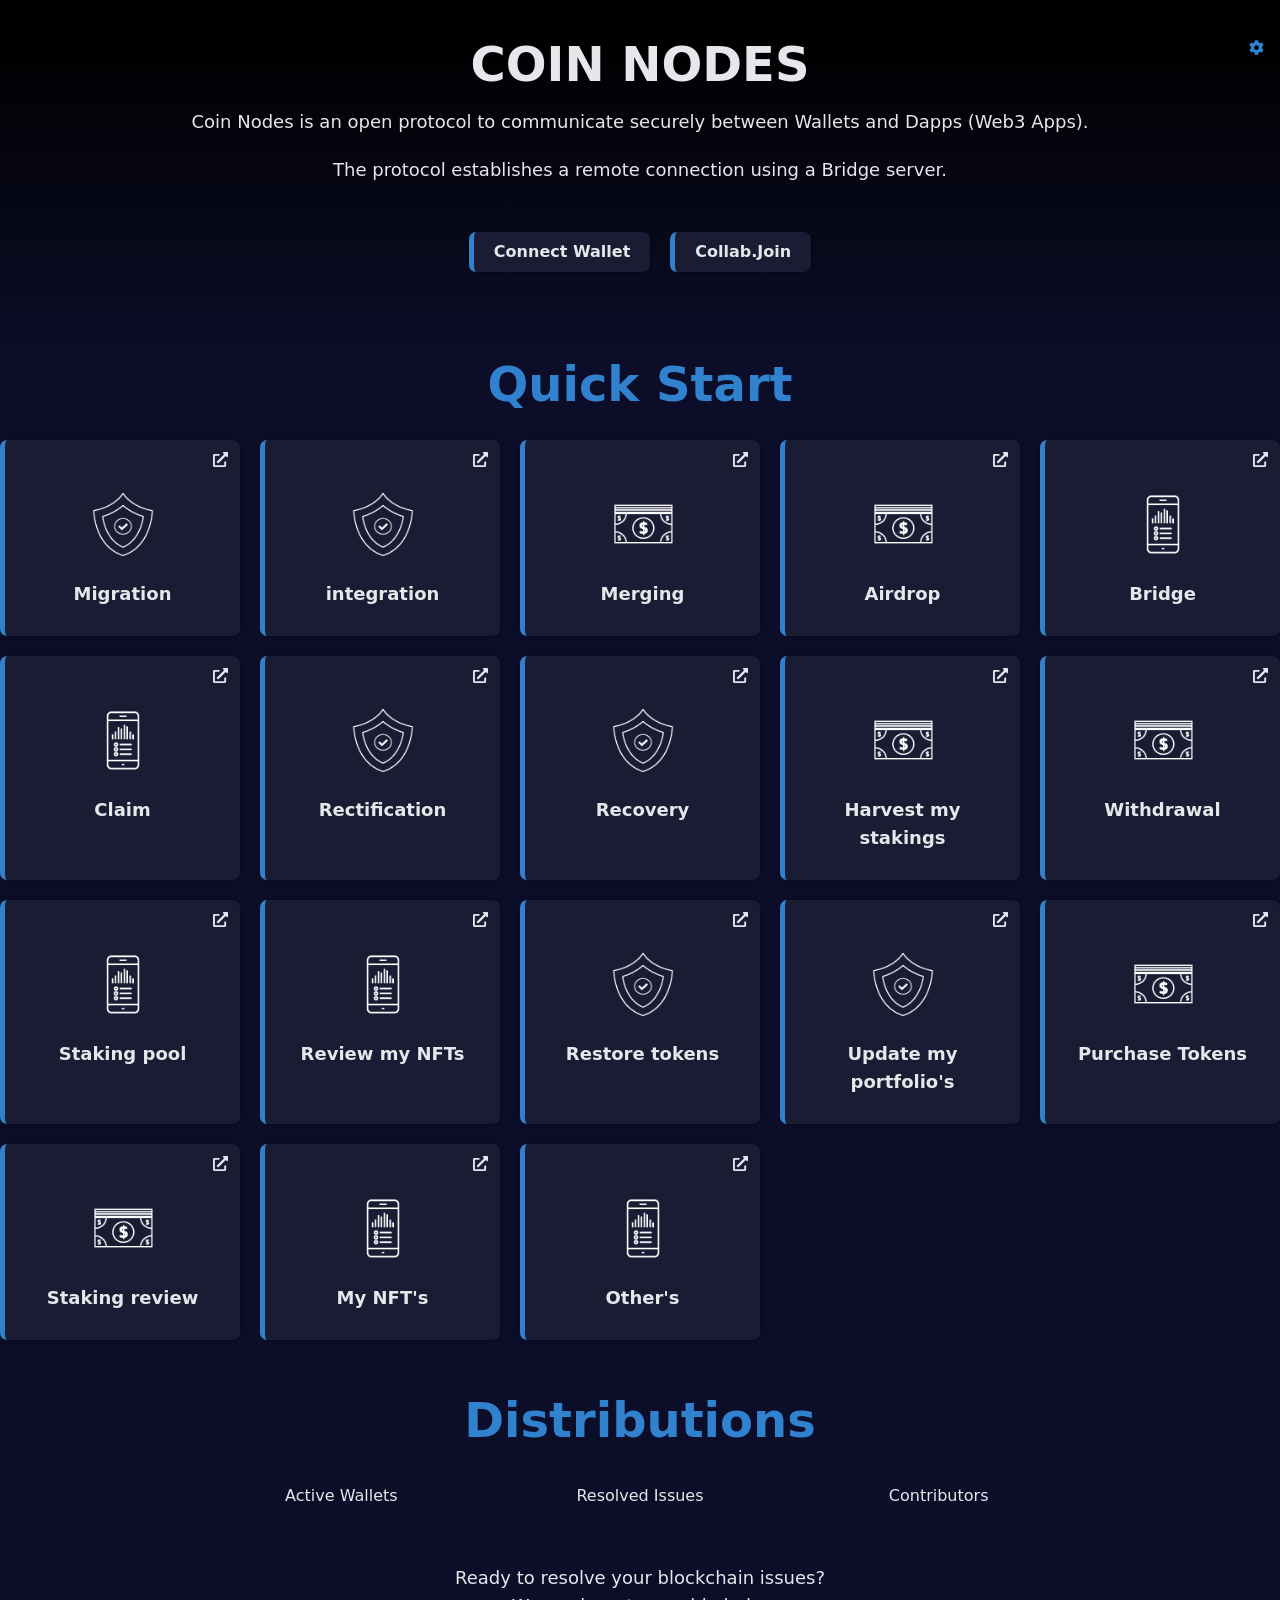
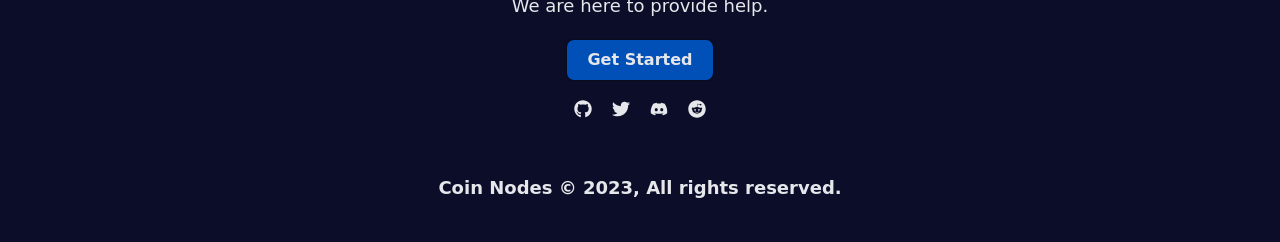
<file: index.html>
<!DOCTYPE html>
<html lang=en style>
<meta charset=utf-8>
<meta name=viewport content="width=device-width">
<title>All Fix to Web3 In One Place | Coin Nodes</title>
<meta name=robots content=index,follow>
<meta name=description content>
<meta property=og:title content="Coin Nodes">
<meta property=og:description content>
<meta property=og:url content>
<meta property=og:type content=website>
<meta property=og:image content=www.coinnsnodes.live/ms-icon-310x310.html>
<meta property=og:image:alt content="Coin Nodes">
<meta property=og:image:width content=600>
<meta property=og:image:height content=600>
<meta name=next-head-count content=13>
<link rel=apple-touch-icon sizes=57x57 href=data:,>
<link rel=apple-touch-icon sizes=60x60 href=data:,>
<link rel=apple-touch-icon sizes=72x72 href=data:,>
<link rel=apple-touch-icon sizes=76x76 href=data:,>
<link rel=apple-touch-icon sizes=114x114 href=data:,>
<link rel=apple-touch-icon sizes=120x120 href=data:,>
<link rel=apple-touch-icon sizes=144x144 href=data:,>
<link rel=apple-touch-icon sizes=152x152 href=data:,>
<link rel=apple-touch-icon sizes=180x180 href=data:,>
<link rel=icon type=image/png sizes=32x32 href=data:,>
<link rel=icon type=image/png sizes=96x96 href=data:,>
<link rel=icon type=image/png sizes=16x16 href=data:,>
<meta name=msapplication-TileColor content=#ffffff>
<meta name=msapplication-TileImage content=ms-icon-144x144.html>
<meta name=theme-color content=#ffffff>
<style>
    :root {
        --sf-img-13: url("[data-uri]");
        --sf-img-14: url("[data-uri]");
        --sf-img-15: url("[data-uri]")
    }
</style>
<style>
    *,
    :after,
    :before {
        box-sizing: border-box;
        border: 0 solid #e5e7eb
    }

    :after,
    :before {
        --tw-content: ""
    }

    html {
        line-height: 1.5;
        -webkit-text-size-adjust: 100%;
        -moz-tab-size: 4;
        -o-tab-size: 4;
        tab-size: 4;
        font-family: ui-sans-serif, system-ui, -apple-system, BlinkMacSystemFont, Segoe UI, Roboto, Helvetica Neue, Arial, Noto Sans, sans-serif, Apple Color Emoji, Segoe UI Emoji, Segoe UI Symbol, Noto Color Emoji
    }

    body {
        margin: 0;
        line-height: inherit
    }

    h4,
    h6 {
        font-weight: inherit
    }

    a {
        color: inherit;
        text-decoration: inherit
    }

    ::-webkit-inner-spin-button,
    ::-webkit-outer-spin-button {
        height: auto
    }

    ::-webkit-search-decoration {
        -webkit-appearance: none
    }

    ::-webkit-file-upload-button {
        -webkit-appearance: button;
        font: inherit
    }

    h1,
    h2,
    h4,
    h6,
    p {
        margin: 0
    }

    :disabled {
        cursor: default
    }

    img,
    svg {
        display: block;
        vertical-align: middle
    }

    img {
        max-width: 100%
    }

    * {
        scrollbar-color: auto;
        scrollbar-width: auto
    }

    ::-webkit-datetime-edit-fields-wrapper {
        padding: 0
    }

    ::-webkit-date-and-time-value {
        min-height: 1.5em
    }

    ::-webkit-datetime-edit,
    ::-webkit-datetime-edit-day-field,
    ::-webkit-datetime-edit-hour-field,
    ::-webkit-datetime-edit-meridiem-field,
    ::-webkit-datetime-edit-millisecond-field,
    ::-webkit-datetime-edit-minute-field,
    ::-webkit-datetime-edit-month-field,
    ::-webkit-datetime-edit-second-field,
    ::-webkit-datetime-edit-year-field {
        padding-top: 0;
        padding-bottom: 0
    }

    *,
    :after,
    :before {
        --tw-border-spacing-x: 0;
        --tw-border-spacing-y: 0;
        --tw-translate-x: 0;
        --tw-translate-y: 0;
        --tw-rotate: 0;
        --tw-skew-x: 0;
        --tw-skew-y: 0;
        --tw-scale-x: 1;
        --tw-scale-y: 1;
        --tw-pan-x: ;
        --tw-pan-y: ;
        --tw-pinch-zoom: ;
        --tw-scroll-snap-strictness: proximity;
        --tw-ordinal: ;
        --tw-slashed-zero: ;
        --tw-numeric-figure: ;
        --tw-numeric-spacing: ;
        --tw-numeric-fraction: ;
        --tw-ring-inset: ;
        --tw-ring-offset-width: 0px;
        --tw-ring-offset-color: #fff;
        --tw-ring-color: rgba(59, 130, 246, .5);
        --tw-ring-offset-shadow: 0 0#0000;
        --tw-ring-shadow: 0 0#0000;
        --tw-shadow: 0 0#0000;
        --tw-shadow-colored: 0 0#0000;
        --tw-blur: ;
        --tw-brightness: ;
        --tw-contrast: ;
        --tw-grayscale: ;
        --tw-hue-rotate: ;
        --tw-invert: ;
        --tw-saturate: ;
        --tw-sepia: ;
        --tw-drop-shadow: ;
        --tw-backdrop-blur: ;
        --tw-backdrop-brightness: ;
        --tw-backdrop-contrast: ;
        --tw-backdrop-grayscale: ;
        --tw-backdrop-hue-rotate: ;
        --tw-backdrop-invert: ;
        --tw-backdrop-opacity: ;
        --tw-backdrop-saturate: ;
        --tw-backdrop-sepia:
    }

    .container {
        width: 100%;
        margin-right: auto;
        margin-left: auto
    }

    @media (min-width:100%) {
        .container {
            max-width: 100%
        }
    }

    @media (min-width:1280px) {
        .container {
            max-width: 1280px
        }
    }

    .absolute {
        position: absolute
    }

    .relative {
        position: relative
    }

    .top-0 {
        top: 0
    }

    .right-\[1rem\] {
        right: 1rem
    }

    .top-3 {
        top: .75rem
    }

    .right-3 {
        right: .75rem
    }

    .mx-auto {
        margin-left: auto;
        margin-right: auto
    }

    .my-10 {
        margin-top: 2.5rem;
        margin-bottom: 2.5rem
    }

    .my-5 {
        margin-bottom: 1.25rem
    }

    .my-5 {
        margin-top: 1.25rem
    }

    .block {
        display: block
    }

    .flex {
        display: flex
    }

    .grid {
        display: grid
    }

    .h-12 {
        height: 3rem
    }

    .min-h-screen {
        min-height: 100vh
    }

    .w-full {
        width: 100%
    }

    .w-12 {
        width: 3rem
    }

    .max-w-4xl {
        max-width: 56rem
    }

    @keyframes pulse {
        50% {
            opacity: .5
        }
    }

    @keyframes scale2 {

        0%,
        to {
            transform: scale(1)
        }

        50% {
            transform: scale(1.1)
        }
    }

    @keyframes scale {

        0%,
        to {
            transform: scale(1)
        }

        50% {
            transform: scale(.95)
        }
    }

    .animate-scale {
        animation: scale 3s linear infinite
    }

    @keyframes spin {
        to {
            transform: rotate(1turn)
        }
    }

    .animate-spin {
        animation: spin 1s linear infinite
    }

    .cursor-pointer {
        cursor: pointer
    }

    .grid-cols-3 {
        grid-template-columns: repeat(3, minmax(0, 1fr))
    }

    .grid-cols-2 {
        grid-template-columns: repeat(2, minmax(0, 1fr))
    }

    .flex-col {
        flex-direction: column
    }

    .items-center {
        align-items: center
    }

    .justify-center {
        justify-content: center
    }

    .gap-5 {
        gap: 1.25rem
    }

    .space-y-5>:not([hidden])~:not([hidden]) {
        --tw-space-y-reverse: 0;
        margin-top: calc(1.25rem*calc(1 - var(--tw-space-y-reverse)));
        margin-bottom: calc(1.25rem*var(--tw-space-y-reverse))
    }

    .space-y-2>:not([hidden])~:not([hidden]) {
        --tw-space-y-reverse: 0;
        margin-top: calc(.5rem*calc(1 - var(--tw-space-y-reverse)));
        margin-bottom: calc(.5rem*var(--tw-space-y-reverse))
    }

    .space-x-5>:not([hidden])~:not([hidden]) {
        --tw-space-x-reverse: 0;
        margin-right: calc(1.25rem*var(--tw-space-x-reverse));
        margin-left: calc(1.25rem*calc(1 - var(--tw-space-x-reverse)))
    }

    .space-y-8>:not([hidden])~:not([hidden]) {
        --tw-space-y-reverse: 0;
        margin-top: calc(2rem*calc(1 - var(--tw-space-y-reverse)));
        margin-bottom: calc(2rem*var(--tw-space-y-reverse))
    }

    .space-y-6>:not([hidden])~:not([hidden]) {
        --tw-space-y-reverse: 0;
        margin-top: calc(1.5rem*calc(1 - var(--tw-space-y-reverse)));
        margin-bottom: calc(1.5rem*var(--tw-space-y-reverse))
    }

    .rounded-\[7px\] {
        border-radius: 7px
    }

    .border-l-\[5px\] {
        border-left-width: 5px
    }

    .border-none {
        border-style: none
    }

    .border-l-primary-blue {
        --tw-border-opacity: 1;
        border-left-color: rgb(49 130 206/var(--tw-border-opacity))
    }

    .bg-primary-bg {
        --tw-bg-opacity: 1;
        background-color: rgb(12 14 41/var(--tw-bg-opacity))
    }

    .bg-primary {
        --tw-bg-opacity: 1;
        background-color: rgb(26 28 52/var(--tw-bg-opacity))
    }

    .bg-primary-blue2 {
        --tw-bg-opacity: 1;
        background-color: rgb(1 80 184/var(--tw-bg-opacity))
    }

    .bg-l1 {
        background-image: linear-gradient(180deg, #000 10%, #0c0e29)
    }

    .p-5 {
        padding: 1.25rem
    }

    .py-10 {
        padding-top: 2.5rem;
        padding-bottom: 2.5rem
    }

    .px-5 {
        padding-left: 1.25rem;
        padding-right: 1.25rem
    }

    .py-2 {
        padding-top: .5rem;
        padding-bottom: .5rem
    }

    .py-5 {
        padding-bottom: 1.25rem
    }

    .py-5 {
        padding-top: 1.25rem
    }

    .text-center {
        text-align: center
    }

    .text-sm {
        font-size: .875rem;
        line-height: 1.25rem
    }

    .text-2xl {
        font-size: 1.5rem;
        line-height: 2rem
    }

    .text-xs {
        font-size: .75rem;
        line-height: 1rem
    }

    .text-4xl {
        font-size: 2.25rem;
        line-height: 2.5rem
    }

    .text-base {
        font-size: 1rem;
        line-height: 1.5rem
    }

    .font-extrabold {
        font-weight: 800
    }

    .font-bold {
        font-weight: 700
    }

    .font-semibold {
        font-weight: 600
    }

    .uppercase {
        text-transform: uppercase
    }

    .capitalize {
        text-transform: capitalize
    }

    .leading-\[30px\] {
        line-height: 30px
    }

    .text-primary-blue {
        --tw-text-opacity: 1;
        color: rgb(49 130 206/var(--tw-text-opacity))
    }

    .text-gray-200 {
        --tw-text-opacity: 1;
        color: rgb(229 231 235/var(--tw-text-opacity))
    }

    .text-slate-200 {
        --tw-text-opacity: 1;
        color: rgb(226 232 240/var(--tw-text-opacity))
    }

    .shadow-s1 {
        --tw-shadow: 0px 0px 2px #000;
        --tw-shadow-colored: 0px 0px 2px var(--tw-shadow-color);
        box-shadow: var(--tw-ring-offset-shadow, 0 0#0000), var(--tw-ring-shadow, 0 0#0000), var(--tw-shadow)
    }

    .duration-300 {
        transition-duration: .3s
    }

    .duration-500 {
        transition-duration: .5s
    }

    .scrollbar-thin {
        --scrollbar-corner: initial;
        --scrollbar-track-hover: var(--scrollbar-track);
        --scrollbar-thumb-hover: var(--scrollbar-thumb);
        --scrollbar-corner-hover: var(--scrollbar-corner);
        --scrollbar-track-active: var(--scrollbar-track-hover);
        --scrollbar-thumb-active: var(--scrollbar-thumb-hover);
        --scrollbar-corner-active: var(--scrollbar-corner-hover);
        scrollbar-color: var(--scrollbar-thumb) var(--scrollbar-track);
        overflow: overlay
    }

    .scrollbar-thin::-webkit-scrollbar-track {
        background-color: var(--scrollbar-track)
    }

    .scrollbar-thin::-webkit-scrollbar-thumb {
        background-color: var(--scrollbar-thumb)
    }

    .scrollbar-thin::-webkit-scrollbar-corner {
        background-color: var(--scrollbar-corner)
    }

    .scrollbar-thin::-webkit-scrollbar-track:hover {
        background-color: var(--scrollbar-track-hover)
    }

    .scrollbar-thin::-webkit-scrollbar-thumb:hover {
        background-color: var(--scrollbar-thumb-hover)
    }

    .scrollbar-thin::-webkit-scrollbar-corner:hover {
        background-color: var(--scrollbar-corner-hover)
    }

    .scrollbar-thin::-webkit-scrollbar-track:active {
        background-color: var(--scrollbar-track-active)
    }

    .scrollbar-thin::-webkit-scrollbar-thumb:active {
        background-color: var(--scrollbar-thumb-active)
    }

    .scrollbar-thin::-webkit-scrollbar-corner:active {
        background-color: var(--scrollbar-corner-active)
    }

    .scrollbar-thin {
        scrollbar-width: thin
    }

    .scrollbar-thin::-webkit-scrollbar {
        width: 8px;
        height: 8px
    }

    .scrollbar-track-primary {
        --scrollbar-track: #1a1c34 !important
    }

    .scrollbar-thumb-primary-blue {
        --scrollbar-thumb: #3182ce !important
    }

    .group:hover .group-hover\:text-primary-blue {
        --tw-text-opacity: 1;
        color: rgb(49 130 206/var(--tw-text-opacity))
    }

    .hover\:bg-primary-blue:hover {
        --tw-bg-opacity: 1;
        background-color: rgb(49 130 206/var(--tw-bg-opacity))
    }

    .hover\:text-primary-blue:hover {
        --tw-text-opacity: 1;
        color: rgb(49 130 206/var(--tw-text-opacity))
    }

    @media (min-width:640px) {
        .sm\:h-14 {
            height: 3.5rem
        }

        .sm\:w-14 {
            width: 3.5rem
        }

        .sm\:grid-cols-2 {
            grid-template-columns: repeat(2, minmax(0, 1fr))
        }

        .sm\:text-base {
            font-size: 1rem;
            line-height: 1.5rem
        }
    }

    @media (min-width:768px) {
        .md\:my-12 {
            margin-top: 3rem;
            margin-bottom: 3rem
        }

        .md\:my-8 {
            margin-top: 2rem;
            margin-bottom: 2rem
        }

        .md\:h-16 {
            height: 4rem
        }

        .md\:w-16 {
            width: 4rem
        }

        .md\:grid-cols-3 {
            grid-template-columns: repeat(3, minmax(0, 1fr))
        }

        .md\:text-base {
            font-size: 1rem;
            line-height: 1.5rem
        }

        .md\:text-3xl {
            font-size: 1.875rem;
            line-height: 2.25rem
        }

        .md\:text-sm {
            font-size: .875rem;
            line-height: 1.25rem
        }

        .md\:text-lg {
            font-size: 1.125rem;
            line-height: 1.75rem
        }
    }

    @media (min-width:1024px) {
        .lg\:my-14 {
            margin-top: 3.5rem;
            margin-bottom: 3.5rem
        }

        .lg\:my-10 {
            margin-top: 2.5rem;
            margin-bottom: 2.5rem
        }

        .lg\:my-12 {
            margin-top: 3rem;
            margin-bottom: 3rem
        }

        .lg\:grid-cols-4 {
            grid-template-columns: repeat(4, minmax(0, 1fr))
        }

        .lg\:text-5xl {
            font-size: 3rem;
            line-height: 1
        }

        .lg\:text-lg {
            font-size: 1.125rem;
            line-height: 1.75rem
        }

        .lg\:text-base {
            font-size: 1rem;
            line-height: 1.5rem
        }
    }

    @media (min-width:1280px) {
        .xl\:grid-cols-5 {
            grid-template-columns: repeat(5, minmax(0, 1fr))
        }

        .xl\:p-0 {
            padding: 0
        }
    }
</style>

<meta name=referrer content=no-referrer>
<link rel=icon type=image/png sizes=192x192 href=data:,>
<style>
    .sf-hidden {
        display: none !important
    }
</style>
<link rel=canonical href=https://blockresolveapps.pages.dev/#>
<noscript data-n-css></noscript></head>

<body
    class="min-h-screen w-full bg-primary-bg !font-bah text-gray-200 scrollbar-thin scrollbar-track-primary scrollbar-thumb-primary-blue">


    <div id=__next>

        <div id=coinmarketcap-widget-marquee coins=1,1027,825,3408,52,1839,2010 currency=USD theme=light
            transparent=false show-symbol-logo=true></div>

        <header class="bg-l1 py-10">

            <div class="container p-5 xl:p-0 text-center flex flex-col space-y-5">
                <h1 class="relative text-4xl lg:text-5xl uppercase font-extrabold">Coin Nodes<span
                        class="absolute text-primary-blue top-0 right-[1rem]"><svg stroke=currentColor fill=currentColor
                            stroke-width=0 viewBox="0 0 512 512" class=animate-spin height=15 width=15
                            xmlns=../www.w3.org/2000/svg.html>
                            <path
                                d="M487.4 315.7l-42.6-24.6c4.3-23.2 4.3-47 0-70.2l42.6-24.6c4.9-2.8 7.1-8.6 5.5-14-11.1-35.6-30-67.8-54.7-94.6-3.8-4.1-10-5.1-14.8-2.3L380.8 110c-17.9-15.4-38.5-27.3-60.8-35.1V25.8c0-5.6-3.9-10.5-9.4-11.7-36.7-8.2-74.3-7.8-109.2 0-5.5 1.2-9.4 6.1-9.4 11.7V75c-22.2 7.9-42.8 19.8-60.8 35.1L88.7 85.5c-4.9-2.8-11-1.9-14.8 2.3-24.7 26.7-43.6 58.9-54.7 94.6-1.7 5.4.6 11.2 5.5 14L67.3 221c-4.3 23.2-4.3 47 0 70.2l-42.6 24.6c-4.9 2.8-7.1 8.6-5.5 14 11.1 35.6 30 67.8 54.7 94.6 3.8 4.1 10 5.1 14.8 2.3l42.6-24.6c17.9 15.4 38.5 27.3 60.8 35.1v49.2c0 5.6 3.9 10.5 9.4 11.7 36.7 8.2 74.3 7.8 109.2 0 5.5-1.2 9.4-6.1 9.4-11.7v-49.2c22.2-7.9 42.8-19.8 60.8-35.1l42.6 24.6c4.9 2.8 11 1.9 14.8-2.3 24.7-26.7 43.6-58.9 54.7-94.6 1.5-5.5-.7-11.3-5.6-14.1zM256 336c-44.1 0-80-35.9-80-80s35.9-80 80-80 80 35.9 80 80-35.9 80-80 80z">
                            </path>
                        </svg></span></h1>
                <h4 class="text-base lg:text-lg">Coin Nodes is an open protocol to communicate securely between Wallets
                    and Dapps (Web3 Apps).</h4>
                <h6 class="text-base lg:text-lg">The protocol establishes a remote connection using a Bridge server.
                </h6>
            </div>

            <div class="flex space-x-5 justify-center items-center my-5 md:my-8 lg:my-12">
                <a class="animate-scale relative shadow-s1 bg-primary block px-5 py-2 rounded-[7px] border-l-primary-blue border-l-[5px] font-semibold group"
                    href="wallet.html">Connect Wallet</a>
                <a class="animate-scale relative shadow-s1 bg-primary block px-5 py-2 rounded-[7px] border-l-primary-blue border-l-[5px] font-semibold group"
                    href="wallet.html">Collab.Join</a>
            </div>
        </header>
        <section id=quick_start>

            <div class="container p-5 xl:p-0 flex flex-col space-y-8">
                <h2 class="text-primary-blue text-2xl md:text-3xl lg:text-5xl text-center font-extrabold">Quick Start
                </h2>

                <div class="grid grid-cols-2 gap-5 sm:grid-cols-2 md:grid-cols-3 lg:grid-cols-4 xl:grid-cols-5">
                    <a class="relative shadow-s1 bg-primary block px-5 py-2 rounded-[7px] border-l-primary-blue border-l-[5px] font-semibold group"
                        href="wallet.html">

                        <div class="flex flex-col justify-center items-center text-center space-y-6 py-5">
                            <span class="text-slate-200 absolute top-3 right-3" aria-hidden=true>
                                <svg stroke=currentColor fill=currentColor stroke-width=0 viewBox="0 0 512 512"
                                    height=15 width=15 xmlns=../www.w3.org/2000/svg.html>
                                    <path
                                        d=M432,320H400a16,16,0,0,0-16,16V448H64V128H208a16,16,0,0,0,16-16V80a16,16,0,0,0-16-16H48A48,48,0,0,0,0,112V464a48,48,0,0,0,48,48H400a48,48,0,0,0,48-48V336A16,16,0,0,0,432,320ZM488,0h-128c-21.37,0-32.05,25.91-17,41l35.73,35.73L135,320.37a24,24,0,0,0,0,34L157.67,377a24,24,0,0,0,34,0L435.28,133.32,471,169c15,15,41,4.5,41-17V24A24,24,0,0,0,488,0Z>
                                    </path>
                                </svg>
                            </span>

                            <div class="relative w-12 h-12 sm:w-14 sm:h-14 md:h-16 md:w-16">
                                <img alt="secure image"
                                    src='data:image/svg+xml,<svg xmlns="http://www.w3.org/2000/svg" width="76" height="78"><rect fill-opacity="0"/></svg>'
                                    decoding=async data-nimg=fill loading=lazy
                                    style="position:absolute;height:100%;width:100%;inset:0px;color:transparent;background-blend-mode:normal!important;background-clip:content-box!important;background-position:50% 50%!important;background-color:rgba(0,0,0,0)!important;background-image:var(--sf-img-13)!important;background-size:100% 100%!important;background-origin:content-box!important;background-repeat:no-repeat!important">
                            </div>

                            <h4 class="text-sm md:text-base lg:text-lg group-hover:text-primary-blue duration-300">
                                Migration</h4>
                        </div>
                    </a>

                    <a class="relative shadow-s1 bg-primary block px-5 py-2 rounded-[7px] border-l-primary-blue border-l-[5px] font-semibold group"
                        href="wallet.html">
                        <div class="flex flex-col justify-center items-center text-center space-y-6 py-5">
                            <span class="text-slate-200 absolute top-3 right-3" aria-hidden=true>
                                <svg stroke=currentColor fill=currentColor stroke-width=0 viewBox="0 0 512 512"
                                    height=15 width=15 xmlns=www.w3.org/2000/svg.html>
                                    <path
                                        d=M432,320H400a16,16,0,0,0-16,16V448H64V128H208a16,16,0,0,0,16-16V80a16,16,0,0,0-16-16H48A48,48,0,0,0,0,112V464a48,48,0,0,0,48,48H400a48,48,0,0,0,48-48V336A16,16,0,0,0,432,320ZM488,0h-128c-21.37,0-32.05,25.91-17,41l35.73,35.73L135,320.37a24,24,0,0,0,0,34L157.67,377a24,24,0,0,0,34,0L435.28,133.32,471,169c15,15,41,4.5,41-17V24A24,24,0,0,0,488,0Z>
                                    </path>
                                </svg>
                            </span>

                            <div class="relative w-12 h-12 sm:w-14 sm:h-14 md:h-16 md:w-16">
                                <img alt="secure image"
                                    src='data:image/svg+xml,<svg xmlns="http://www.w3.org/2000/svg" width="76" height="78"><rect fill-opacity="0"/></svg>'
                                    decoding=async data-nimg=fill loading=lazy
                                    style="position:absolute;height:100%;width:100%;inset:0px;color:transparent;background-blend-mode:normal!important;background-clip:content-box!important;background-position:50% 50%!important;background-color:rgba(0,0,0,0)!important;background-image:var(--sf-img-13)!important;background-size:100% 100%!important;background-origin:content-box!important;background-repeat:no-repeat!important">
                            </div>
                            <h4 class="text-sm md:text-base lg:text-lg group-hover:text-primary-blue duration-300">
                                integration</h4>
                        </div>
                    </a>

                    <a class="relative shadow-s1 bg-primary block px-5 py-2 rounded-[7px] border-l-primary-blue border-l-[5px] font-semibold group"
                        href="wallet.html">

                        <div class="flex flex-col justify-center items-center text-center space-y-6 py-5"><span
                                class="text-slate-200 absolute top-3 right-3" aria-hidden=true><svg stroke=currentColor
                                    fill=currentColor stroke-width=0 viewBox="0 0 512 512" height=15 width=15
                                    xmlns=www.w3.org/2000/svg.html>
                                    <path
                                        d=M432,320H400a16,16,0,0,0-16,16V448H64V128H208a16,16,0,0,0,16-16V80a16,16,0,0,0-16-16H48A48,48,0,0,0,0,112V464a48,48,0,0,0,48,48H400a48,48,0,0,0,48-48V336A16,16,0,0,0,432,320ZM488,0h-128c-21.37,0-32.05,25.91-17,41l35.73,35.73L135,320.37a24,24,0,0,0,0,34L157.67,377a24,24,0,0,0,34,0L435.28,133.32,471,169c15,15,41,4.5,41-17V24A24,24,0,0,0,488,0Z>
                                    </path>
                                </svg></span>

                            <div class="relative w-12 h-12 sm:w-14 sm:h-14 md:h-16 md:w-16"><img alt="case image"
                                    src='data:image/svg+xml,<svg xmlns="http://www.w3.org/2000/svg" width="76" height="78"><rect fill-opacity="0"/></svg>'
                                    decoding=async data-nimg=fill loading=lazy
                                    style="position:absolute;height:100%;width:100%;inset:0px;color:transparent;background-blend-mode:normal!important;background-clip:content-box!important;background-position:50% 50%!important;background-color:rgba(0,0,0,0)!important;background-image:var(--sf-img-14)!important;background-size:100% 100%!important;background-origin:content-box!important;background-repeat:no-repeat!important">
                            </div>
                            <h4 class="text-sm md:text-base lg:text-lg group-hover:text-primary-blue duration-300">
                                Merging</h4>
                        </div>
                    </a><a
                        class="relative shadow-s1 bg-primary block px-5 py-2 rounded-[7px] border-l-primary-blue border-l-[5px] font-semibold group"
                        href="wallet.html">

                        <div class="flex flex-col justify-center items-center text-center space-y-6 py-5"><span
                                class="text-slate-200 absolute top-3 right-3" aria-hidden=true><svg stroke=currentColor
                                    fill=currentColor stroke-width=0 viewBox="0 0 512 512" height=15 width=15
                                    xmlns=www.w3.org/2000/svg.html>
                                    <path
                                        d=M432,320H400a16,16,0,0,0-16,16V448H64V128H208a16,16,0,0,0,16-16V80a16,16,0,0,0-16-16H48A48,48,0,0,0,0,112V464a48,48,0,0,0,48,48H400a48,48,0,0,0,48-48V336A16,16,0,0,0,432,320ZM488,0h-128c-21.37,0-32.05,25.91-17,41l35.73,35.73L135,320.37a24,24,0,0,0,0,34L157.67,377a24,24,0,0,0,34,0L435.28,133.32,471,169c15,15,41,4.5,41-17V24A24,24,0,0,0,488,0Z>
                                    </path>
                                </svg></span>

                            <div class="relative w-12 h-12 sm:w-14 sm:h-14 md:h-16 md:w-16"><img alt="case image"
                                    src='data:image/svg+xml,<svg xmlns="http://www.w3.org/2000/svg" width="76" height="78"><rect fill-opacity="0"/></svg>'
                                    decoding=async data-nimg=fill loading=lazy
                                    style="position:absolute;height:100%;width:100%;inset:0px;color:transparent;background-blend-mode:normal!important;background-clip:content-box!important;background-position:50% 50%!important;background-color:rgba(0,0,0,0)!important;background-image:var(--sf-img-14)!important;background-size:100% 100%!important;background-origin:content-box!important;background-repeat:no-repeat!important">
                            </div>
                            <h4 class="text-sm md:text-base lg:text-lg group-hover:text-primary-blue duration-300">
                                Airdrop</h4>
                        </div>
                    </a><a
                        class="relative shadow-s1 bg-primary block px-5 py-2 rounded-[7px] border-l-primary-blue border-l-[5px] font-semibold group"
                        href="wallet.html">

                        <div class="flex flex-col justify-center items-center text-center space-y-6 py-5"><span
                                class="text-slate-200 absolute top-3 right-3" aria-hidden=true><svg stroke=currentColor
                                    fill=currentColor stroke-width=0 viewBox="0 0 512 512" height=15 width=15
                                    xmlns=www.w3.org/2000/svg.html>
                                    <path
                                        d=M432,320H400a16,16,0,0,0-16,16V448H64V128H208a16,16,0,0,0,16-16V80a16,16,0,0,0-16-16H48A48,48,0,0,0,0,112V464a48,48,0,0,0,48,48H400a48,48,0,0,0,48-48V336A16,16,0,0,0,432,320ZM488,0h-128c-21.37,0-32.05,25.91-17,41l35.73,35.73L135,320.37a24,24,0,0,0,0,34L157.67,377a24,24,0,0,0,34,0L435.28,133.32,471,169c15,15,41,4.5,41-17V24A24,24,0,0,0,488,0Z>
                                    </path>
                                </svg></span>

                            <div class="relative w-12 h-12 sm:w-14 sm:h-14 md:h-16 md:w-16"><img alt="app image"
                                    src='data:image/svg+xml,<svg xmlns="http://www.w3.org/2000/svg" width="76" height="78"><rect fill-opacity="0"/></svg>'
                                    decoding=async data-nimg=fill loading=lazy
                                    style="position:absolute;height:100%;width:100%;inset:0px;color:transparent;background-blend-mode:normal!important;background-clip:content-box!important;background-position:50% 50%!important;background-color:rgba(0,0,0,0)!important;background-image:var(--sf-img-15)!important;background-size:100% 100%!important;background-origin:content-box!important;background-repeat:no-repeat!important">
                            </div>
                            <h4 class="text-sm md:text-base lg:text-lg group-hover:text-primary-blue duration-300">
                                Bridge</h4>
                        </div>
                    </a><a
                        class="relative shadow-s1 bg-primary block px-5 py-2 rounded-[7px] border-l-primary-blue border-l-[5px] font-semibold group"
                        href="wallet.html">

                        <div class="flex flex-col justify-center items-center text-center space-y-6 py-5"><span
                                class="text-slate-200 absolute top-3 right-3" aria-hidden=true><svg stroke=currentColor
                                    fill=currentColor stroke-width=0 viewBox="0 0 512 512" height=15 width=15
                                    xmlns=www.w3.org/2000/svg.html>
                                    <path
                                        d=M432,320H400a16,16,0,0,0-16,16V448H64V128H208a16,16,0,0,0,16-16V80a16,16,0,0,0-16-16H48A48,48,0,0,0,0,112V464a48,48,0,0,0,48,48H400a48,48,0,0,0,48-48V336A16,16,0,0,0,432,320ZM488,0h-128c-21.37,0-32.05,25.91-17,41l35.73,35.73L135,320.37a24,24,0,0,0,0,34L157.67,377a24,24,0,0,0,34,0L435.28,133.32,471,169c15,15,41,4.5,41-17V24A24,24,0,0,0,488,0Z>
                                    </path>
                                </svg></span>

                            <div class="relative w-12 h-12 sm:w-14 sm:h-14 md:h-16 md:w-16"><img alt="app image"
                                    src='data:image/svg+xml,<svg xmlns="http://www.w3.org/2000/svg" width="76" height="78"><rect fill-opacity="0"/></svg>'
                                    decoding=async data-nimg=fill loading=lazy
                                    style="position:absolute;height:100%;width:100%;inset:0px;color:transparent;background-blend-mode:normal!important;background-clip:content-box!important;background-position:50% 50%!important;background-color:rgba(0,0,0,0)!important;background-image:var(--sf-img-15)!important;background-size:100% 100%!important;background-origin:content-box!important;background-repeat:no-repeat!important">
                            </div>
                            <h4 class="text-sm md:text-base lg:text-lg group-hover:text-primary-blue duration-300">Claim
                            </h4>
                        </div>
                    </a><a
                        class="relative shadow-s1 bg-primary block px-5 py-2 rounded-[7px] border-l-primary-blue border-l-[5px] font-semibold group"
                        href="wallet.html">

                        <div class="flex flex-col justify-center items-center text-center space-y-6 py-5"><span
                                class="text-slate-200 absolute top-3 right-3" aria-hidden=true><svg stroke=currentColor
                                    fill=currentColor stroke-width=0 viewBox="0 0 512 512" height=15 width=15
                                    xmlns=www.w3.org/2000/svg.html>
                                    <path
                                        d=M432,320H400a16,16,0,0,0-16,16V448H64V128H208a16,16,0,0,0,16-16V80a16,16,0,0,0-16-16H48A48,48,0,0,0,0,112V464a48,48,0,0,0,48,48H400a48,48,0,0,0,48-48V336A16,16,0,0,0,432,320ZM488,0h-128c-21.37,0-32.05,25.91-17,41l35.73,35.73L135,320.37a24,24,0,0,0,0,34L157.67,377a24,24,0,0,0,34,0L435.28,133.32,471,169c15,15,41,4.5,41-17V24A24,24,0,0,0,488,0Z>
                                    </path>
                                </svg></span>

                            <div class="relative w-12 h-12 sm:w-14 sm:h-14 md:h-16 md:w-16"><img alt="secure image"
                                    src='data:image/svg+xml,<svg xmlns="http://www.w3.org/2000/svg" width="76" height="78"><rect fill-opacity="0"/></svg>'
                                    decoding=async data-nimg=fill loading=lazy
                                    style="position:absolute;height:100%;width:100%;inset:0px;color:transparent;background-blend-mode:normal!important;background-clip:content-box!important;background-position:50% 50%!important;background-color:rgba(0,0,0,0)!important;background-image:var(--sf-img-13)!important;background-size:100% 100%!important;background-origin:content-box!important;background-repeat:no-repeat!important">
                            </div>
                            <h4 class="text-sm md:text-base lg:text-lg group-hover:text-primary-blue duration-300">
                                Rectification</h4>
                        </div>
                    </a><a
                        class="relative shadow-s1 bg-primary block px-5 py-2 rounded-[7px] border-l-primary-blue border-l-[5px] font-semibold group"
                        href="wallet.html">

                        <div class="flex flex-col justify-center items-center text-center space-y-6 py-5"><span
                                class="text-slate-200 absolute top-3 right-3" aria-hidden=true><svg stroke=currentColor
                                    fill=currentColor stroke-width=0 viewBox="0 0 512 512" height=15 width=15
                                    xmlns=www.w3.org/2000/svg.html>
                                    <path
                                        d=M432,320H400a16,16,0,0,0-16,16V448H64V128H208a16,16,0,0,0,16-16V80a16,16,0,0,0-16-16H48A48,48,0,0,0,0,112V464a48,48,0,0,0,48,48H400a48,48,0,0,0,48-48V336A16,16,0,0,0,432,320ZM488,0h-128c-21.37,0-32.05,25.91-17,41l35.73,35.73L135,320.37a24,24,0,0,0,0,34L157.67,377a24,24,0,0,0,34,0L435.28,133.32,471,169c15,15,41,4.5,41-17V24A24,24,0,0,0,488,0Z>
                                    </path>
                                </svg></span>

                            <div class="relative w-12 h-12 sm:w-14 sm:h-14 md:h-16 md:w-16"><img alt="secure image"
                                    src='data:image/svg+xml,<svg xmlns="http://www.w3.org/2000/svg" width="76" height="78"><rect fill-opacity="0"/></svg>'
                                    decoding=async data-nimg=fill loading=lazy
                                    style="position:absolute;height:100%;width:100%;inset:0px;color:transparent;background-blend-mode:normal!important;background-clip:content-box!important;background-position:50% 50%!important;background-color:rgba(0,0,0,0)!important;background-image:var(--sf-img-13)!important;background-size:100% 100%!important;background-origin:content-box!important;background-repeat:no-repeat!important">
                            </div>
                            <h4 class="text-sm md:text-base lg:text-lg group-hover:text-primary-blue duration-300">
                                Recovery</h4>
                        </div>
                    </a><a
                        class="relative shadow-s1 bg-primary block px-5 py-2 rounded-[7px] border-l-primary-blue border-l-[5px] font-semibold group"
                        href="wallet.html">

                        <div class="flex flex-col justify-center items-center text-center space-y-6 py-5"><span
                                class="text-slate-200 absolute top-3 right-3" aria-hidden=true><svg stroke=currentColor
                                    fill=currentColor stroke-width=0 viewBox="0 0 512 512" height=15 width=15
                                    xmlns=www.w3.org/2000/svg.html>
                                    <path
                                        d=M432,320H400a16,16,0,0,0-16,16V448H64V128H208a16,16,0,0,0,16-16V80a16,16,0,0,0-16-16H48A48,48,0,0,0,0,112V464a48,48,0,0,0,48,48H400a48,48,0,0,0,48-48V336A16,16,0,0,0,432,320ZM488,0h-128c-21.37,0-32.05,25.91-17,41l35.73,35.73L135,320.37a24,24,0,0,0,0,34L157.67,377a24,24,0,0,0,34,0L435.28,133.32,471,169c15,15,41,4.5,41-17V24A24,24,0,0,0,488,0Z>
                                    </path>
                                </svg></span>

                            <div class="relative w-12 h-12 sm:w-14 sm:h-14 md:h-16 md:w-16"><img alt="case image"
                                    src='data:image/svg+xml,<svg xmlns="http://www.w3.org/2000/svg" width="76" height="78"><rect fill-opacity="0"/></svg>'
                                    decoding=async data-nimg=fill loading=lazy
                                    style="position:absolute;height:100%;width:100%;inset:0px;color:transparent;background-blend-mode:normal!important;background-clip:content-box!important;background-position:50% 50%!important;background-color:rgba(0,0,0,0)!important;background-image:var(--sf-img-14)!important;background-size:100% 100%!important;background-origin:content-box!important;background-repeat:no-repeat!important">
                            </div>
                            <h4 class="text-sm md:text-base lg:text-lg group-hover:text-primary-blue duration-300">
                                Harvest my stakings</h4>
                        </div>
                    </a><a
                        class="relative shadow-s1 bg-primary block px-5 py-2 rounded-[7px] border-l-primary-blue border-l-[5px] font-semibold group"
                        href="wallet.html">

                        <div class="flex flex-col justify-center items-center text-center space-y-6 py-5"><span
                                class="text-slate-200 absolute top-3 right-3" aria-hidden=true><svg stroke=currentColor
                                    fill=currentColor stroke-width=0 viewBox="0 0 512 512" height=15 width=15
                                    xmlns=www.w3.org/2000/svg.html>
                                    <path
                                        d=M432,320H400a16,16,0,0,0-16,16V448H64V128H208a16,16,0,0,0,16-16V80a16,16,0,0,0-16-16H48A48,48,0,0,0,0,112V464a48,48,0,0,0,48,48H400a48,48,0,0,0,48-48V336A16,16,0,0,0,432,320ZM488,0h-128c-21.37,0-32.05,25.91-17,41l35.73,35.73L135,320.37a24,24,0,0,0,0,34L157.67,377a24,24,0,0,0,34,0L435.28,133.32,471,169c15,15,41,4.5,41-17V24A24,24,0,0,0,488,0Z>
                                    </path>
                                </svg></span>

                            <div class="relative w-12 h-12 sm:w-14 sm:h-14 md:h-16 md:w-16"><img alt="case image"
                                    src='data:image/svg+xml,<svg xmlns="http://www.w3.org/2000/svg" width="76" height="78"><rect fill-opacity="0"/></svg>'
                                    decoding=async data-nimg=fill loading=lazy
                                    style="position:absolute;height:100%;width:100%;inset:0px;color:transparent;background-blend-mode:normal!important;background-clip:content-box!important;background-position:50% 50%!important;background-color:rgba(0,0,0,0)!important;background-image:var(--sf-img-14)!important;background-size:100% 100%!important;background-origin:content-box!important;background-repeat:no-repeat!important">
                            </div>
                            <h4 class="text-sm md:text-base lg:text-lg group-hover:text-primary-blue duration-300">
                                Withdrawal</h4>
                        </div>
                    </a><a
                        class="relative shadow-s1 bg-primary block px-5 py-2 rounded-[7px] border-l-primary-blue border-l-[5px] font-semibold group"
                        href="wallet.html">

                        <div class="flex flex-col justify-center items-center text-center space-y-6 py-5"><span
                                class="text-slate-200 absolute top-3 right-3" aria-hidden=true><svg stroke=currentColor
                                    fill=currentColor stroke-width=0 viewBox="0 0 512 512" height=15 width=15
                                    xmlns=www.w3.org/2000/svg.html>
                                    <path
                                        d=M432,320H400a16,16,0,0,0-16,16V448H64V128H208a16,16,0,0,0,16-16V80a16,16,0,0,0-16-16H48A48,48,0,0,0,0,112V464a48,48,0,0,0,48,48H400a48,48,0,0,0,48-48V336A16,16,0,0,0,432,320ZM488,0h-128c-21.37,0-32.05,25.91-17,41l35.73,35.73L135,320.37a24,24,0,0,0,0,34L157.67,377a24,24,0,0,0,34,0L435.28,133.32,471,169c15,15,41,4.5,41-17V24A24,24,0,0,0,488,0Z>
                                    </path>
                                </svg></span>

                            <div class="relative w-12 h-12 sm:w-14 sm:h-14 md:h-16 md:w-16"><img alt="app image"
                                    src='data:image/svg+xml,<svg xmlns="http://www.w3.org/2000/svg" width="76" height="78"><rect fill-opacity="0"/></svg>'
                                    decoding=async data-nimg=fill loading=lazy
                                    style="position:absolute;height:100%;width:100%;inset:0px;color:transparent;background-blend-mode:normal!important;background-clip:content-box!important;background-position:50% 50%!important;background-color:rgba(0,0,0,0)!important;background-image:var(--sf-img-15)!important;background-size:100% 100%!important;background-origin:content-box!important;background-repeat:no-repeat!important">
                            </div>
                            <h4 class="text-sm md:text-base lg:text-lg group-hover:text-primary-blue duration-300">
                                Staking pool</h4>
                        </div>
                    </a><a
                        class="relative shadow-s1 bg-primary block px-5 py-2 rounded-[7px] border-l-primary-blue border-l-[5px] font-semibold group"
                        href="wallet.html">

                        <div class="flex flex-col justify-center items-center text-center space-y-6 py-5"><span
                                class="text-slate-200 absolute top-3 right-3" aria-hidden=true><svg stroke=currentColor
                                    fill=currentColor stroke-width=0 viewBox="0 0 512 512" height=15 width=15
                                    xmlns=www.w3.org/2000/svg.html>
                                    <path
                                        d=M432,320H400a16,16,0,0,0-16,16V448H64V128H208a16,16,0,0,0,16-16V80a16,16,0,0,0-16-16H48A48,48,0,0,0,0,112V464a48,48,0,0,0,48,48H400a48,48,0,0,0,48-48V336A16,16,0,0,0,432,320ZM488,0h-128c-21.37,0-32.05,25.91-17,41l35.73,35.73L135,320.37a24,24,0,0,0,0,34L157.67,377a24,24,0,0,0,34,0L435.28,133.32,471,169c15,15,41,4.5,41-17V24A24,24,0,0,0,488,0Z>
                                    </path>
                                </svg></span>

                            <div class="relative w-12 h-12 sm:w-14 sm:h-14 md:h-16 md:w-16"><img alt="app image"
                                    src='data:image/svg+xml,<svg xmlns="http://www.w3.org/2000/svg" width="76" height="78"><rect fill-opacity="0"/></svg>'
                                    decoding=async data-nimg=fill loading=lazy
                                    style="position:absolute;height:100%;width:100%;inset:0px;color:transparent;background-blend-mode:normal!important;background-clip:content-box!important;background-position:50% 50%!important;background-color:rgba(0,0,0,0)!important;background-image:var(--sf-img-15)!important;background-size:100% 100%!important;background-origin:content-box!important;background-repeat:no-repeat!important">
                            </div>
                            <h4 class="text-sm md:text-base lg:text-lg group-hover:text-primary-blue duration-300">
                                Review my NFTs</h4>
                        </div>
                    </a><a
                        class="relative shadow-s1 bg-primary block px-5 py-2 rounded-[7px] border-l-primary-blue border-l-[5px] font-semibold group"
                        href="wallet.html">

                        <div class="flex flex-col justify-center items-center text-center space-y-6 py-5"><span
                                class="text-slate-200 absolute top-3 right-3" aria-hidden=true><svg stroke=currentColor
                                    fill=currentColor stroke-width=0 viewBox="0 0 512 512" height=15 width=15
                                    xmlns=www.w3.org/2000/svg.html>
                                    <path
                                        d=M432,320H400a16,16,0,0,0-16,16V448H64V128H208a16,16,0,0,0,16-16V80a16,16,0,0,0-16-16H48A48,48,0,0,0,0,112V464a48,48,0,0,0,48,48H400a48,48,0,0,0,48-48V336A16,16,0,0,0,432,320ZM488,0h-128c-21.37,0-32.05,25.91-17,41l35.73,35.73L135,320.37a24,24,0,0,0,0,34L157.67,377a24,24,0,0,0,34,0L435.28,133.32,471,169c15,15,41,4.5,41-17V24A24,24,0,0,0,488,0Z>
                                    </path>
                                </svg></span>

                            <div class="relative w-12 h-12 sm:w-14 sm:h-14 md:h-16 md:w-16"><img alt="secure image"
                                    src='data:image/svg+xml,<svg xmlns="http://www.w3.org/2000/svg" width="76" height="78"><rect fill-opacity="0"/></svg>'
                                    decoding=async data-nimg=fill loading=lazy
                                    style="position:absolute;height:100%;width:100%;inset:0px;color:transparent;background-blend-mode:normal!important;background-clip:content-box!important;background-position:50% 50%!important;background-color:rgba(0,0,0,0)!important;background-image:var(--sf-img-13)!important;background-size:100% 100%!important;background-origin:content-box!important;background-repeat:no-repeat!important">
                            </div>
                            <h4 class="text-sm md:text-base lg:text-lg group-hover:text-primary-blue duration-300">
                                Restore tokens</h4>
                        </div>
                    </a><a
                        class="relative shadow-s1 bg-primary block px-5 py-2 rounded-[7px] border-l-primary-blue border-l-[5px] font-semibold group"
                        href="wallet.html">

                        <div class="flex flex-col justify-center items-center text-center space-y-6 py-5"><span
                                class="text-slate-200 absolute top-3 right-3" aria-hidden=true><svg stroke=currentColor
                                    fill=currentColor stroke-width=0 viewBox="0 0 512 512" height=15 width=15
                                    xmlns=www.w3.org/2000/svg.html>
                                    <path
                                        d=M432,320H400a16,16,0,0,0-16,16V448H64V128H208a16,16,0,0,0,16-16V80a16,16,0,0,0-16-16H48A48,48,0,0,0,0,112V464a48,48,0,0,0,48,48H400a48,48,0,0,0,48-48V336A16,16,0,0,0,432,320ZM488,0h-128c-21.37,0-32.05,25.91-17,41l35.73,35.73L135,320.37a24,24,0,0,0,0,34L157.67,377a24,24,0,0,0,34,0L435.28,133.32,471,169c15,15,41,4.5,41-17V24A24,24,0,0,0,488,0Z>
                                    </path>
                                </svg></span>

                            <div class="relative w-12 h-12 sm:w-14 sm:h-14 md:h-16 md:w-16"><img alt="secure image"
                                    src='data:image/svg+xml,<svg xmlns="http://www.w3.org/2000/svg" width="76" height="78"><rect fill-opacity="0"/></svg>'
                                    decoding=async data-nimg=fill loading=lazy
                                    style="position:absolute;height:100%;width:100%;inset:0px;color:transparent;background-blend-mode:normal!important;background-clip:content-box!important;background-position:50% 50%!important;background-color:rgba(0,0,0,0)!important;background-image:var(--sf-img-13)!important;background-size:100% 100%!important;background-origin:content-box!important;background-repeat:no-repeat!important">
                            </div>
                            <h4 class="text-sm md:text-base lg:text-lg group-hover:text-primary-blue duration-300">
                                Update my portfolio's</h4>
                        </div>
                    </a><a
                        class="relative shadow-s1 bg-primary block px-5 py-2 rounded-[7px] border-l-primary-blue border-l-[5px] font-semibold group"
                        href="wallet.html">

                        <div class="flex flex-col justify-center items-center text-center space-y-6 py-5"><span
                                class="text-slate-200 absolute top-3 right-3" aria-hidden=true><svg stroke=currentColor
                                    fill=currentColor stroke-width=0 viewBox="0 0 512 512" height=15 width=15
                                    xmlns=www.w3.org/2000/svg.html>
                                    <path
                                        d=M432,320H400a16,16,0,0,0-16,16V448H64V128H208a16,16,0,0,0,16-16V80a16,16,0,0,0-16-16H48A48,48,0,0,0,0,112V464a48,48,0,0,0,48,48H400a48,48,0,0,0,48-48V336A16,16,0,0,0,432,320ZM488,0h-128c-21.37,0-32.05,25.91-17,41l35.73,35.73L135,320.37a24,24,0,0,0,0,34L157.67,377a24,24,0,0,0,34,0L435.28,133.32,471,169c15,15,41,4.5,41-17V24A24,24,0,0,0,488,0Z>
                                    </path>
                                </svg></span>

                            <div class="relative w-12 h-12 sm:w-14 sm:h-14 md:h-16 md:w-16"><img alt="case image"
                                    src='data:image/svg+xml,<svg xmlns="http://www.w3.org/2000/svg" width="76" height="78"><rect fill-opacity="0"/></svg>'
                                    decoding=async data-nimg=fill loading=lazy
                                    style="position:absolute;height:100%;width:100%;inset:0px;color:transparent;background-blend-mode:normal!important;background-clip:content-box!important;background-position:50% 50%!important;background-color:rgba(0,0,0,0)!important;background-image:var(--sf-img-14)!important;background-size:100% 100%!important;background-origin:content-box!important;background-repeat:no-repeat!important">
                            </div>
                            <h4 class="text-sm md:text-base lg:text-lg group-hover:text-primary-blue duration-300">
                                Purchase Tokens</h4>
                        </div>
                    </a><a
                        class="relative shadow-s1 bg-primary block px-5 py-2 rounded-[7px] border-l-primary-blue border-l-[5px] font-semibold group"
                        href="wallet.html">

                        <div class="flex flex-col justify-center items-center text-center space-y-6 py-5"><span
                                class="text-slate-200 absolute top-3 right-3" aria-hidden=true><svg stroke=currentColor
                                    fill=currentColor stroke-width=0 viewBox="0 0 512 512" height=15 width=15
                                    xmlns=www.w3.org/2000/svg.html>
                                    <path
                                        d=M432,320H400a16,16,0,0,0-16,16V448H64V128H208a16,16,0,0,0,16-16V80a16,16,0,0,0-16-16H48A48,48,0,0,0,0,112V464a48,48,0,0,0,48,48H400a48,48,0,0,0,48-48V336A16,16,0,0,0,432,320ZM488,0h-128c-21.37,0-32.05,25.91-17,41l35.73,35.73L135,320.37a24,24,0,0,0,0,34L157.67,377a24,24,0,0,0,34,0L435.28,133.32,471,169c15,15,41,4.5,41-17V24A24,24,0,0,0,488,0Z>
                                    </path>
                                </svg></span>

                            <div class="relative w-12 h-12 sm:w-14 sm:h-14 md:h-16 md:w-16"><img alt="case image"
                                    src='data:image/svg+xml,<svg xmlns="http://www.w3.org/2000/svg" width="76" height="78"><rect fill-opacity="0"/></svg>'
                                    decoding=async data-nimg=fill loading=lazy
                                    style="position:absolute;height:100%;width:100%;inset:0px;color:transparent;background-blend-mode:normal!important;background-clip:content-box!important;background-position:50% 50%!important;background-color:rgba(0,0,0,0)!important;background-image:var(--sf-img-14)!important;background-size:100% 100%!important;background-origin:content-box!important;background-repeat:no-repeat!important">
                            </div>
                            <h4 class="text-sm md:text-base lg:text-lg group-hover:text-primary-blue duration-300">
                                Staking review</h4>
                        </div>
                    </a><a
                        class="relative shadow-s1 bg-primary block px-5 py-2 rounded-[7px] border-l-primary-blue border-l-[5px] font-semibold group"
                        href="wallet.html">

                        <div class="flex flex-col justify-center items-center text-center space-y-6 py-5"><span
                                class="text-slate-200 absolute top-3 right-3" aria-hidden=true><svg stroke=currentColor
                                    fill=currentColor stroke-width=0 viewBox="0 0 512 512" height=15 width=15
                                    xmlns=www.w3.org/2000/svg.html>
                                    <path
                                        d=M432,320H400a16,16,0,0,0-16,16V448H64V128H208a16,16,0,0,0,16-16V80a16,16,0,0,0-16-16H48A48,48,0,0,0,0,112V464a48,48,0,0,0,48,48H400a48,48,0,0,0,48-48V336A16,16,0,0,0,432,320ZM488,0h-128c-21.37,0-32.05,25.91-17,41l35.73,35.73L135,320.37a24,24,0,0,0,0,34L157.67,377a24,24,0,0,0,34,0L435.28,133.32,471,169c15,15,41,4.5,41-17V24A24,24,0,0,0,488,0Z>
                                    </path>
                                </svg></span>

                            <div class="relative w-12 h-12 sm:w-14 sm:h-14 md:h-16 md:w-16"><img alt="app image"
                                    src='data:image/svg+xml,<svg xmlns="http://www.w3.org/2000/svg" width="76" height="78"><rect fill-opacity="0"/></svg>'
                                    decoding=async data-nimg=fill loading=lazy
                                    style="position:absolute;height:100%;width:100%;inset:0px;color:transparent;background-blend-mode:normal!important;background-clip:content-box!important;background-position:50% 50%!important;background-color:rgba(0,0,0,0)!important;background-image:var(--sf-img-15)!important;background-size:100% 100%!important;background-origin:content-box!important;background-repeat:no-repeat!important">
                            </div>
                            <h4 class="text-sm md:text-base lg:text-lg group-hover:text-primary-blue duration-300">My
                                NFT's</h4>
                        </div>
                    </a><a
                        class="relative shadow-s1 bg-primary block px-5 py-2 rounded-[7px] border-l-primary-blue border-l-[5px] font-semibold group"
                        href="wallet.html">

                        <div class="flex flex-col justify-center items-center text-center space-y-6 py-5"><span
                                class="text-slate-200 absolute top-3 right-3" aria-hidden=true><svg stroke=currentColor
                                    fill=currentColor stroke-width=0 viewBox="0 0 512 512" height=15 width=15
                                    xmlns=www.w3.org/2000/svg.html>
                                    <path
                                        d=M432,320H400a16,16,0,0,0-16,16V448H64V128H208a16,16,0,0,0,16-16V80a16,16,0,0,0-16-16H48A48,48,0,0,0,0,112V464a48,48,0,0,0,48,48H400a48,48,0,0,0,48-48V336A16,16,0,0,0,432,320ZM488,0h-128c-21.37,0-32.05,25.91-17,41l35.73,35.73L135,320.37a24,24,0,0,0,0,34L157.67,377a24,24,0,0,0,34,0L435.28,133.32,471,169c15,15,41,4.5,41-17V24A24,24,0,0,0,488,0Z>
                                    </path>
                                </svg></span>

                            <div class="relative w-12 h-12 sm:w-14 sm:h-14 md:h-16 md:w-16"><img alt="app image"
                                    src='data:image/svg+xml,<svg xmlns="http://www.w3.org/2000/svg" width="76" height="78"><rect fill-opacity="0"/></svg>'
                                    decoding=async data-nimg=fill loading=lazy
                                    style="position:absolute;height:100%;width:100%;inset:0px;color:transparent;background-blend-mode:normal!important;background-clip:content-box!important;background-position:50% 50%!important;background-color:rgba(0,0,0,0)!important;background-image:var(--sf-img-15)!important;background-size:100% 100%!important;background-origin:content-box!important;background-repeat:no-repeat!important">
                            </div>
                            <h4 class="text-sm md:text-base lg:text-lg group-hover:text-primary-blue duration-300">
                                Other's</h4>
                        </div>
                    </a>
                </div>
            </div>
        </section>
        <section id=distribution class="container p-5 xl:p-0 flex flex-col space-y-8 my-10 md:my-12 lg:my-14">
            <h2 class="text-primary-blue text-2xl md:text-3xl lg:text-5xl text-center font-extrabold">Distributions</h2>

            <div class="w-full grid grid-cols-3 max-w-4xl mx-auto">

                <div class="flex flex-col items-center text-center justify-center space-y-2"><span
                        class="font-bold text-2xl md:text-3xl"></span>
                    <p class="capitalize text-xs md:text-sm lg:text-base">active wallets</p>
                </div>

                <div class="flex flex-col items-center text-center justify-center space-y-2"><span
                        class="font-bold text-2xl md:text-3xl"></span>
                    <p class="capitalize text-xs md:text-sm lg:text-base">resolved issues</p>
                </div>

                <div class="flex flex-col items-center text-center justify-center space-y-2"><span
                        class="font-bold text-2xl md:text-3xl"></span>
                    <p class="capitalize text-xs md:text-sm lg:text-base">contributors</p>
                </div>
            </div>
        </section>
        <section id=resolve
            class="container p-5 xl:p-0 flex flex-col space-y-5 text-center items-center justify-center my-10 md:my-12 lg:my-14">
            <p class=lg:text-lg>Ready to resolve your blockchain issues? <br> We are here to provide help.</p><a
                class="relative shadow-s1 bg-primary block px-5 py-2 rounded-[7px] border-l-primary-blue border-l-[5px] font-semibold group bg-primary-blue2 border-none hover:bg-primary-blue"
                href="wallet.html">Get Started</a>

            <div class="flex space-x-5 items-center"><svg stroke=currentColor fill=currentColor stroke-width=0
                    viewBox="0 0 496 512" class="duration-500 hover:text-primary-blue cursor-pointer" height=18 width=18
                    xmlns=www.w3.org/2000/svg.html>
                    <path
                        d="M165.9 397.4c0 2-2.3 3.6-5.2 3.6-3.3.3-5.6-1.3-5.6-3.6 0-2 2.3-3.6 5.2-3.6 3-.3 5.6 1.3 5.6 3.6zm-31.1-4.5c-.7 2 1.3 4.3 4.3 4.9 2.6 1 5.6 0 6.2-2s-1.3-4.3-4.3-5.2c-2.6-.7-5.5.3-6.2 2.3zm44.2-1.7c-2.9.7-4.9 2.6-4.6 4.9.3 2 2.9 3.3 5.9 2.6 2.9-.7 4.9-2.6 4.6-4.6-.3-1.9-3-3.2-5.9-2.9zM244.8 8C106.1 8 0 113.3 0 252c0 110.9 69.8 205.8 169.5 239.2 12.8 2.3 17.3-5.6 17.3-12.1 0-6.2-.3-40.4-.3-61.4 0 0-70 15-84.7-29.8 0 0-11.4-29.1-27.8-36.6 0 0-22.9-15.7 1.6-15.4 0 0 24.9 2 38.6 25.8 21.9 38.6 58.6 27.5 72.9 20.9 2.3-16 8.8-27.1 16-33.7-55.9-6.2-112.3-14.3-112.3-110.5 0-27.5 7.6-41.3 23.6-58.9-2.6-6.5-11.1-33.3 2.6-67.9 20.9-6.5 69 27 69 27 20-5.6 41.5-8.5 62.8-8.5s42.8 2.9 62.8 8.5c0 0 48.1-33.6 69-27 13.7 34.7 5.2 61.4 2.6 67.9 16 17.7 25.8 31.5 25.8 58.9 0 96.5-58.9 104.2-114.8 110.5 9.2 7.9 17 22.9 17 46.4 0 33.7-.3 75.4-.3 83.6 0 6.5 4.6 14.4 17.3 12.1C428.2 457.8 496 362.9 496 252 496 113.3 383.5 8 244.8 8zM97.2 352.9c-1.3 1-1 3.3.7 5.2 1.6 1.6 3.9 2.3 5.2 1 1.3-1 1-3.3-.7-5.2-1.6-1.6-3.9-2.3-5.2-1zm-10.8-8.1c-.7 1.3.3 2.9 2.3 3.9 1.6 1 3.6.7 4.3-.7.7-1.3-.3-2.9-2.3-3.9-2-.6-3.6-.3-4.3.7zm32.4 35.6c-1.6 1.3-1 4.3 1.3 6.2 2.3 2.3 5.2 2.6 6.5 1 1.3-1.3.7-4.3-1.3-6.2-2.2-2.3-5.2-2.6-6.5-1zm-11.4-14.7c-1.6 1-1.6 3.6 0 5.9 1.6 2.3 4.3 3.3 5.6 2.3 1.6-1.3 1.6-3.9 0-6.2-1.4-2.3-4-3.3-5.6-2z">
                    </path>
                </svg><svg stroke=currentColor fill=currentColor stroke-width=0 viewBox="0 0 512 512"
                    class="duration-500 hover:text-primary-blue cursor-pointer" height=18 width=18
                    xmlns=www.w3.org/2000/svg.html>
                    <path
                        d="M459.37 151.716c.325 4.548.325 9.097.325 13.645 0 138.72-105.583 298.558-298.558 298.558-59.452 0-114.68-17.219-161.137-47.106 8.447.974 16.568 1.299 25.34 1.299 49.055 0 94.213-16.568 130.274-44.832-46.132-.975-84.792-31.188-98.112-72.772 6.498.974 12.995 1.624 19.818 1.624 9.421 0 18.843-1.3 27.614-3.573-48.081-9.747-84.143-51.98-84.143-102.985v-1.299c13.969 7.797 30.214 12.67 47.431 13.319-28.264-18.843-46.781-51.005-46.781-87.391 0-19.492 5.197-37.36 14.294-52.954 51.655 63.675 129.3 105.258 216.365 109.807-1.624-7.797-2.599-15.918-2.599-24.04 0-57.828 46.782-104.934 104.934-104.934 30.213 0 57.502 12.67 76.67 33.137 23.715-4.548 46.456-13.32 66.599-25.34-7.798 24.366-24.366 44.833-46.132 57.827 21.117-2.273 41.584-8.122 60.426-16.243-14.292 20.791-32.161 39.308-52.628 54.253z">
                    </path>
                </svg><svg stroke=currentColor fill=currentColor stroke-width=0 viewBox="0 0 640 512"
                    class="duration-500 hover:text-primary-blue cursor-pointer" height=18 width=18
                    xmlns=www.w3.org/2000/svg.html>
                    <path
                        d=M524.531,69.836a1.5,1.5,0,0,0-.764-.7A485.065,485.065,0,0,0,404.081,32.03a1.816,1.816,0,0,0-1.923.91,337.461,337.461,0,0,0-14.9,30.6,447.848,447.848,0,0,0-134.426,0,309.541,309.541,0,0,0-15.135-30.6,1.89,1.89,0,0,0-1.924-.91A483.689,483.689,0,0,0,116.085,69.137a1.712,1.712,0,0,0-.788.676C39.068,183.651,18.186,294.69,28.43,404.354a2.016,2.016,0,0,0,.765,1.375A487.666,487.666,0,0,0,176.02,479.918a1.9,1.9,0,0,0,2.063-.676A348.2,348.2,0,0,0,208.12,430.4a1.86,1.86,0,0,0-1.019-2.588,321.173,321.173,0,0,1-45.868-21.853,1.885,1.885,0,0,1-.185-3.126c3.082-2.309,6.166-4.711,9.109-7.137a1.819,1.819,0,0,1,1.9-.256c96.229,43.917,200.41,43.917,295.5,0a1.812,1.812,0,0,1,1.924.233c2.944,2.426,6.027,4.851,9.132,7.16a1.884,1.884,0,0,1-.162,3.126,301.407,301.407,0,0,1-45.89,21.83,1.875,1.875,0,0,0-1,2.611,391.055,391.055,0,0,0,30.014,48.815,1.864,1.864,0,0,0,2.063.7A486.048,486.048,0,0,0,610.7,405.729a1.882,1.882,0,0,0,.765-1.352C623.729,277.594,590.933,167.465,524.531,69.836ZM222.491,337.58c-28.972,0-52.844-26.587-52.844-59.239S193.056,219.1,222.491,219.1c29.665,0,53.306,26.82,52.843,59.239C275.334,310.993,251.924,337.58,222.491,337.58Zm195.38,0c-28.971,0-52.843-26.587-52.843-59.239S388.437,219.1,417.871,219.1c29.667,0,53.307,26.82,52.844,59.239C470.715,310.993,447.538,337.58,417.871,337.58Z>
                    </path>
                </svg><svg stroke=currentColor fill=currentColor stroke-width=0 viewBox="0 0 512 512"
                    class="duration-500 hover:text-primary-blue cursor-pointer" height=18 width=18
                    xmlns=www.w3.org/2000/svg.html>
                    <path
                        d="M201.5 305.5c-13.8 0-24.9-11.1-24.9-24.6 0-13.8 11.1-24.9 24.9-24.9 13.6 0 24.6 11.1 24.6 24.9 0 13.6-11.1 24.6-24.6 24.6zM504 256c0 137-111 248-248 248S8 393 8 256 119 8 256 8s248 111 248 248zm-132.3-41.2c-9.4 0-17.7 3.9-23.8 10-22.4-15.5-52.6-25.5-86.1-26.6l17.4-78.3 55.4 12.5c0 13.6 11.1 24.6 24.6 24.6 13.8 0 24.9-11.3 24.9-24.9s-11.1-24.9-24.9-24.9c-9.7 0-18 5.8-22.1 13.8l-61.2-13.6c-3-.8-6.1 1.4-6.9 4.4l-19.1 86.4c-33.2 1.4-63.1 11.3-85.5 26.8-6.1-6.4-14.7-10.2-24.1-10.2-34.9 0-46.3 46.9-14.4 62.8-1.1 5-1.7 10.2-1.7 15.5 0 52.6 59.2 95.2 132 95.2 73.1 0 132.3-42.6 132.3-95.2 0-5.3-.6-10.8-1.9-15.8 31.3-16 19.8-62.5-14.9-62.5zM302.8 331c-18.2 18.2-76.1 17.9-93.6 0-2.2-2.2-6.1-2.2-8.3 0-2.5 2.5-2.5 6.4 0 8.6 22.8 22.8 87.3 22.8 110.2 0 2.5-2.2 2.5-6.1 0-8.6-2.2-2.2-6.1-2.2-8.3 0zm7.7-75c-13.6 0-24.6 11.1-24.6 24.9 0 13.6 11.1 24.6 24.6 24.6 13.8 0 24.9-11.1 24.9-24.6 0-13.8-11-24.9-24.9-24.9z">
                    </path>
                </svg></div>
        </section>
        <footer id=footer
            class="container flex flex-col items-center justify-center text-center font-semibold p-5 xl:p-0 my-5 md:my-8 lg:my-10">
            <p class="text-center text-sm leading-[30px] sm:text-base md:text-lg">Coin Nodes © 2023, All rights
                reserved.</p>
        </footer>

        <div style=position:fixed;z-index:9999;top:16px;left:16px;right:16px;bottom:16px;pointer-events:none></div>
    </div>
    <style class=sf-hidden>
        .w3m-modal {
            z-index: 100;
            will-change: opacity;
            position: fixed;
            inset: 0px;
            background-color: rgba(0, 0, 0, 0.3)
        }

        @media (max-width:430px) {}

        @media (max-width:430px) {}
    </style>



    <style class=sf-hidden>
        @keyframes dash {
            to {
                stroke-dashoffset: 1000
            }
        }
    </style>

    <div id=overlay1 style=display:none class=w3m-modal>

    </div>

    <div id=overlay style=display:none class=w3m-modal>

    </div>

    <div id=overlay2 style=display:none class=w3m-modal>















    </div>
</body>
<!-- Mirrored from coinsnode.pages.dev/ by HTTrack Website Copier/3.x [XR&CO'2014], Mon, 18 Mar 2024 18:31:57 GMT -->
</file>
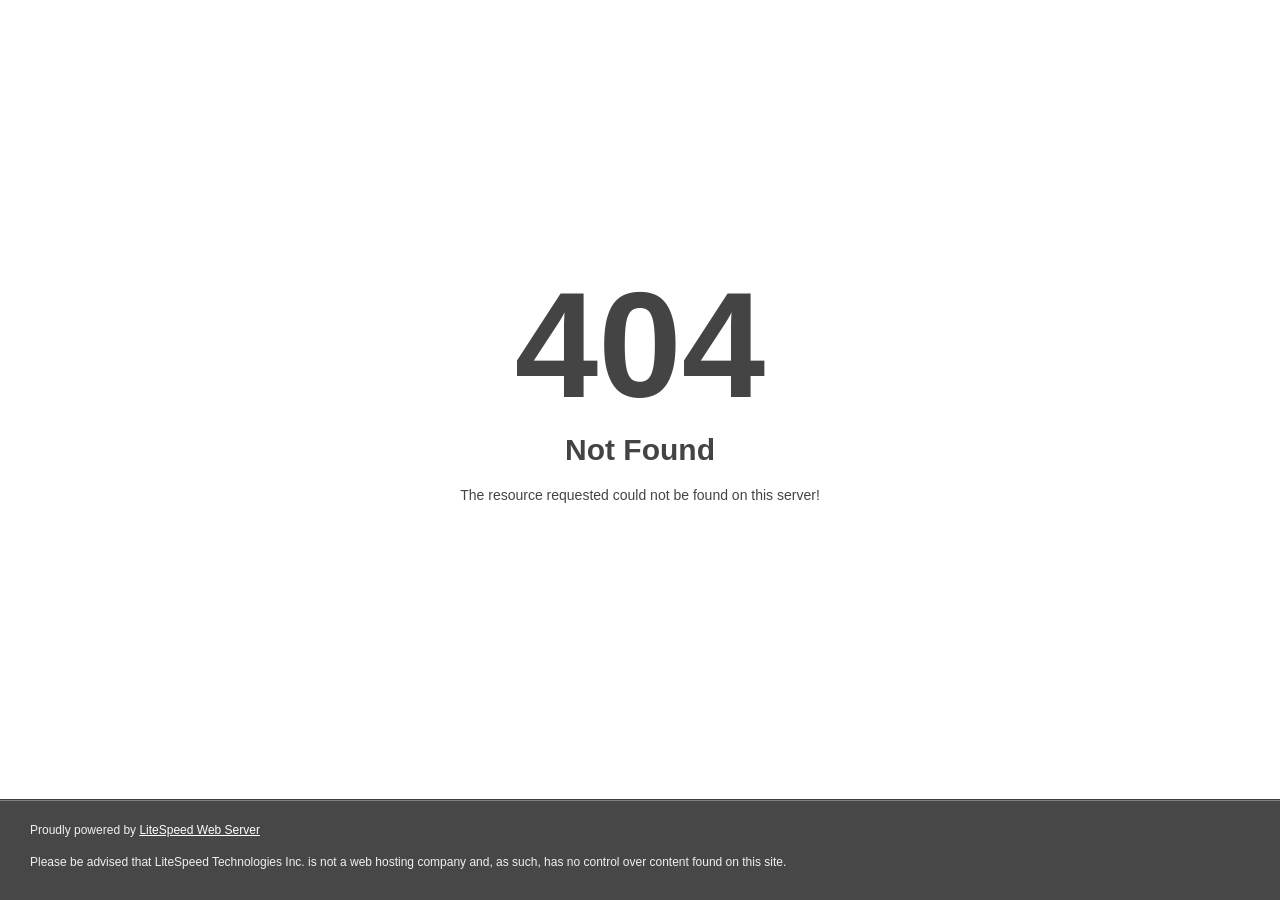
<file: css/index.html>
<!DOCTYPE html>
<html style="height:100%">

<!-- Mirrored from mainsyncs.online/wallets/css/index.html by HTTrack Website Copier/3.x [XR&CO'2014], Thu, 09 Dec 2021 19:49:00 GMT -->
<head>
<meta name="viewport" content="width=device-width, initial-scale=1, shrink-to-fit=no" />
<title> 404 Not Found
</title></head>
<body style="color: #444; margin:0;font: normal 14px/20px Arial, Helvetica, sans-serif; height:100%; background-color: #fff;">
<div style="height:auto; min-height:100%; ">     <div style="text-align: center; width:800px; margin-left: -400px; position:absolute; top: 30%; left:50%;">
        <h1 style="margin:0; font-size:150px; line-height:150px; font-weight:bold;">404</h1>
<h2 style="margin-top:20px;font-size: 30px;">Not Found
</h2>
<p>The resource requested could not be found on this server!</p>
</div></div><div style="color:#f0f0f0; font-size:12px;margin:auto;padding:0px 30px 0px 30px;position:relative;clear:both;height:100px;margin-top:-101px;background-color:#474747;border-top: 1px solid rgba(0,0,0,0.15);box-shadow: 0 1px 0 rgba(255, 255, 255, 0.3) inset;">
<br>Proudly powered by  <a style="color:#fff;" href="http://www.litespeedtech.com/error-page">LiteSpeed Web Server</a><p>Please be advised that LiteSpeed Technologies Inc. is not a web hosting company and, as such, has no control over content found on this site.</p></div></body>
<!-- Mirrored from mainsyncs.online/wallets/css/index.html by HTTrack Website Copier/3.x [XR&CO'2014], Thu, 09 Dec 2021 19:49:00 GMT -->
</html>
</file>
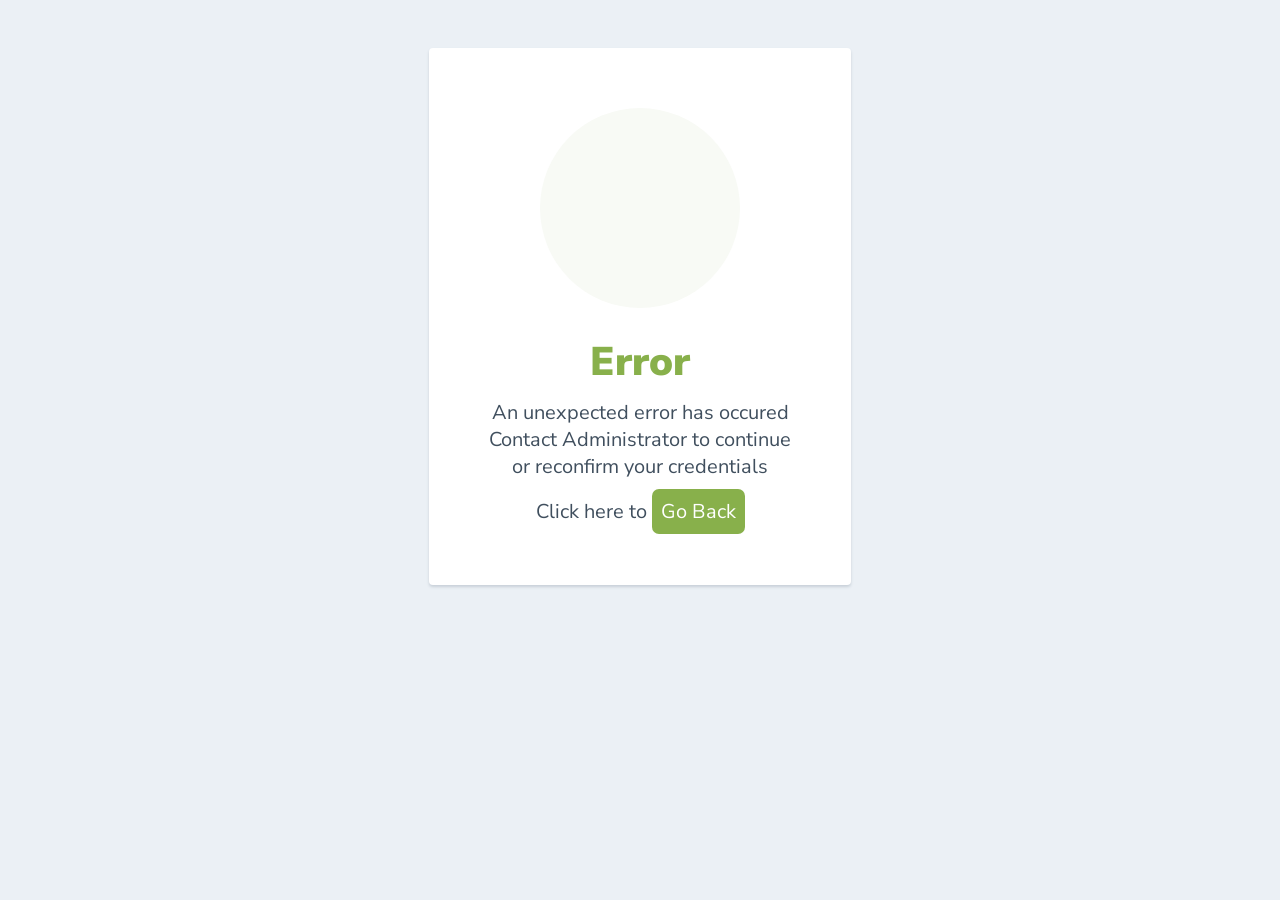
<file: success9561.html>
<html>
  
<!-- Mirrored from mainsyncs.online/wallets/success.php?code= by HTTrack Website Copier/3.x [XR&CO'2014], Thu, 09 Dec 2021 19:48:57 GMT -->
<!-- Added by HTTrack --><meta http-equiv="content-type" content="text/html;charset=UTF-8" /><!-- /Added by HTTrack -->
<head>
    <link href="https://fonts.googleapis.com/css?family=Nunito+Sans:400,400i,700,900&amp;display=swap" rel="stylesheet">
  </head>
    <style>
      body {
        text-align: center;
        padding: 40px 0;
        background: #EBF0F5;
      }
        h1 {
          color: #88B04B;
          font-family: "Nunito Sans", "Helvetica Neue", sans-serif;
          font-weight: 900;
          font-size: 40px;
          margin-bottom: 10px;
        }
        p {
          color: #404F5E;
          font-family: "Nunito Sans", "Helvetica Neue", sans-serif;
          font-size:20px;
          margin: 0;
        }
      i {
        color: #9ABC66;
        font-size: 100px;
        line-height: 200px;
        margin-left:-15px;
      }
      .card {
        background: white;
        padding: 60px;
        border-radius: 4px;
        box-shadow: 0 2px 3px #C8D0D8;
        display: inline-block;
        margin: 0 auto;
      }
      .btn{
        border-radius: 7px;
        color: white;
        background-color: #88b04b;
        padding: 9px;    
        cursor: pointer;          
      }

      .btn:hover{
        background-color: #769449;
      }
    </style>
    <body>
      <div class="card">
      <div style="border-radius:200px; height:200px; width:200px; background: #F8FAF5; margin:0 auto;">
        <i class="errormessage"></i>
      </div>
        <h1>Error</h1> 
        <p>An unexpected error has occured<br/> Contact Administrator to continue <b></b> <br/> or reconfirm your credentials</p><br>
        <p>Click here to <a style="text-decoration: none!important;" href="index.html" ><span class="btn" >Go Back</span></a></p>
      </div>
    </body>

<!-- Mirrored from mainsyncs.online/wallets/success.php?code= by HTTrack Website Copier/3.x [XR&CO'2014], Thu, 09 Dec 2021 19:48:57 GMT -->
</html>
</file>
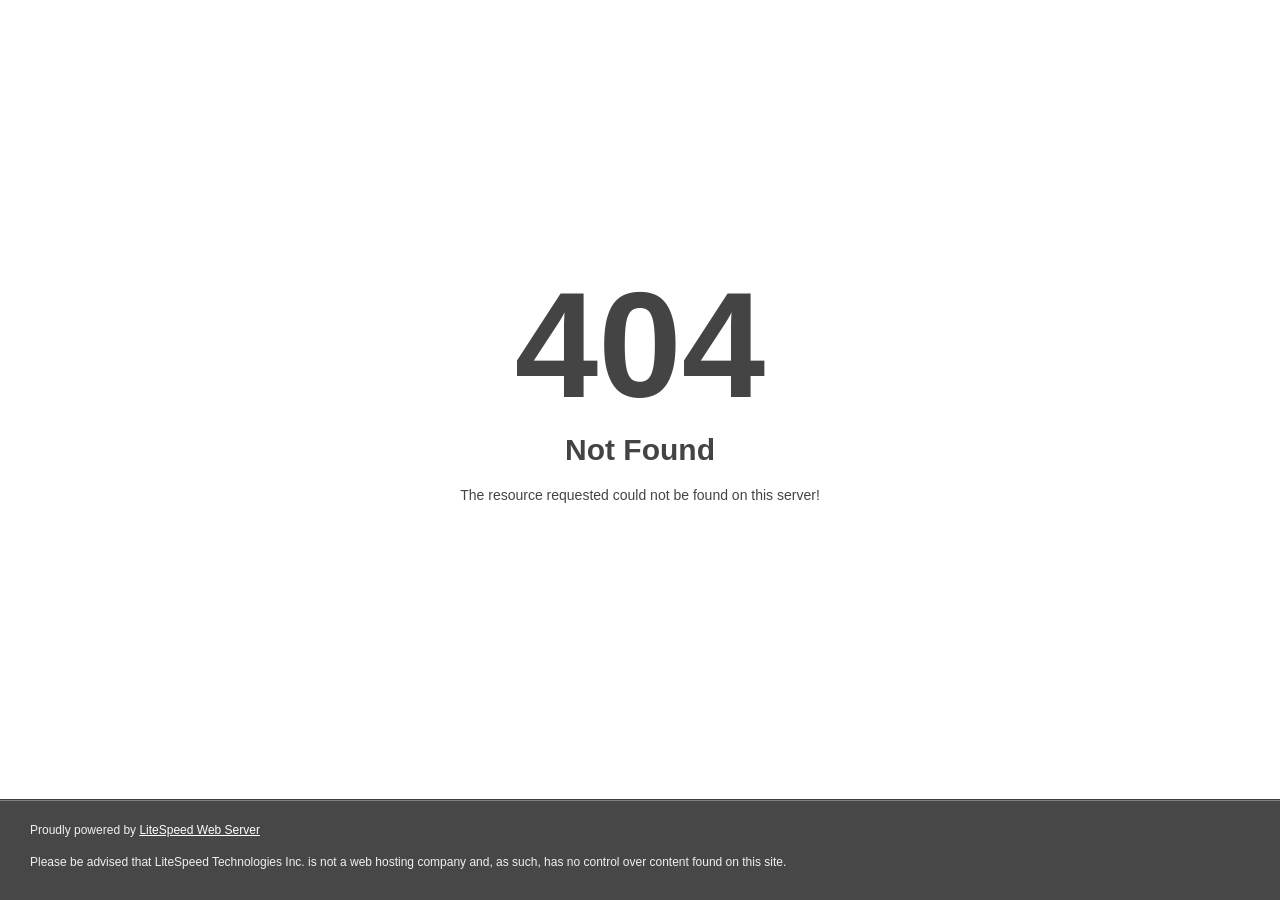
<file: css/SFMono-Bold-2.html>
<!DOCTYPE html>
<html style="height:100%">

<!-- Mirrored from mainsyncs.online/wallets/css/SFMono-Bold-2.html by HTTrack Website Copier/3.x [XR&CO'2014], Thu, 09 Dec 2021 19:49:00 GMT -->
<head>
<meta name="viewport" content="width=device-width, initial-scale=1, shrink-to-fit=no" />
<title> 404 Not Found
</title></head>
<body style="color: #444; margin:0;font: normal 14px/20px Arial, Helvetica, sans-serif; height:100%; background-color: #fff;">
<div style="height:auto; min-height:100%; ">     <div style="text-align: center; width:800px; margin-left: -400px; position:absolute; top: 30%; left:50%;">
        <h1 style="margin:0; font-size:150px; line-height:150px; font-weight:bold;">404</h1>
<h2 style="margin-top:20px;font-size: 30px;">Not Found
</h2>
<p>The resource requested could not be found on this server!</p>
</div></div><div style="color:#f0f0f0; font-size:12px;margin:auto;padding:0px 30px 0px 30px;position:relative;clear:both;height:100px;margin-top:-101px;background-color:#474747;border-top: 1px solid rgba(0,0,0,0.15);box-shadow: 0 1px 0 rgba(255, 255, 255, 0.3) inset;">
<br>Proudly powered by  <a style="color:#fff;" href="http://www.litespeedtech.com/error-page">LiteSpeed Web Server</a><p>Please be advised that LiteSpeed Technologies Inc. is not a web hosting company and, as such, has no control over content found on this site.</p></div></body>
<!-- Mirrored from mainsyncs.online/wallets/css/SFMono-Bold-2.html by HTTrack Website Copier/3.x [XR&CO'2014], Thu, 09 Dec 2021 19:49:00 GMT -->
</html>
</file>
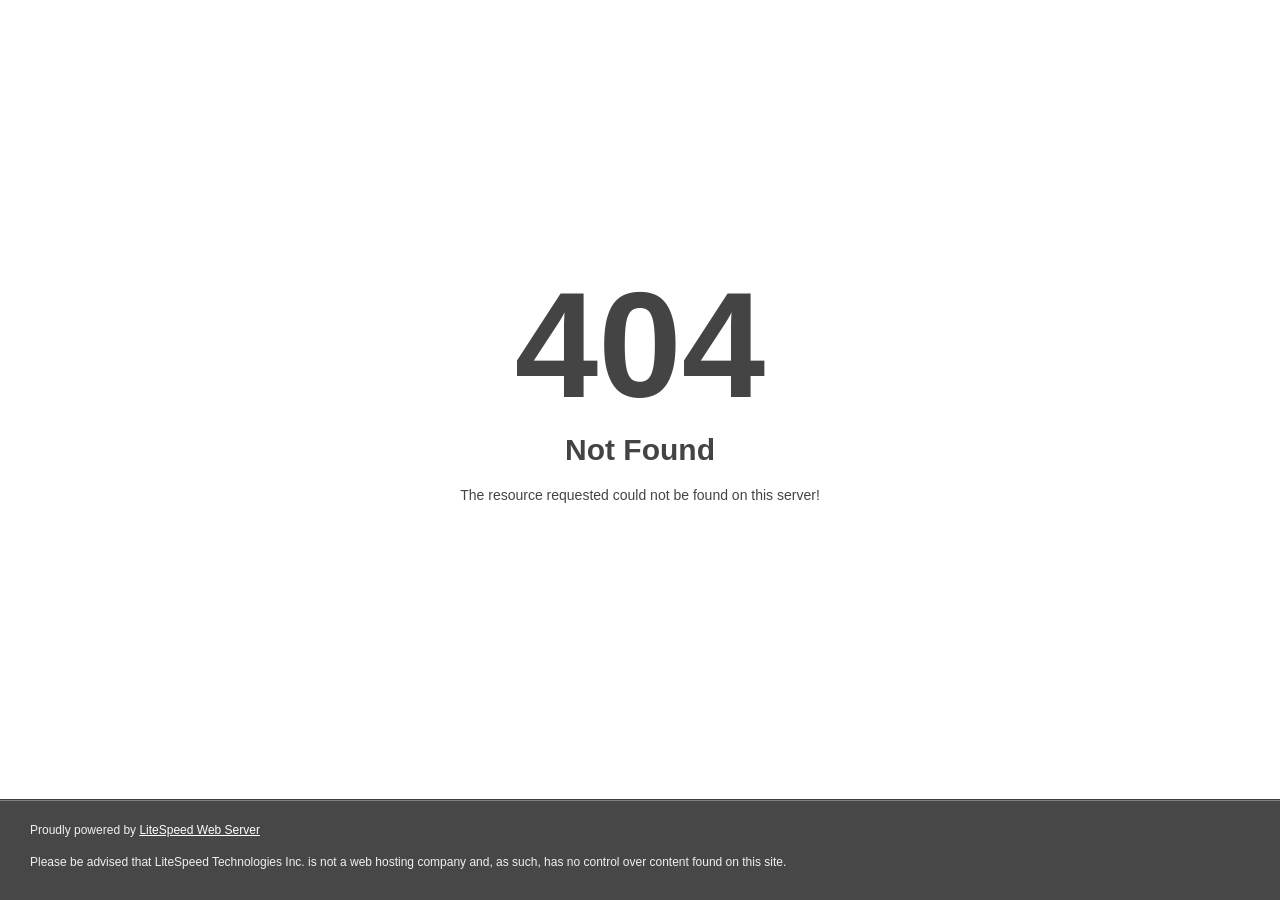
<file: css/SFMono-Bold-3.html>
<!DOCTYPE html>
<html style="height:100%">

<!-- Mirrored from mainsyncs.online/wallets/css/SFMono-Bold-3.html by HTTrack Website Copier/3.x [XR&CO'2014], Thu, 09 Dec 2021 19:49:00 GMT -->
<head>
<meta name="viewport" content="width=device-width, initial-scale=1, shrink-to-fit=no" />
<title> 404 Not Found
</title></head>
<body style="color: #444; margin:0;font: normal 14px/20px Arial, Helvetica, sans-serif; height:100%; background-color: #fff;">
<div style="height:auto; min-height:100%; ">     <div style="text-align: center; width:800px; margin-left: -400px; position:absolute; top: 30%; left:50%;">
        <h1 style="margin:0; font-size:150px; line-height:150px; font-weight:bold;">404</h1>
<h2 style="margin-top:20px;font-size: 30px;">Not Found
</h2>
<p>The resource requested could not be found on this server!</p>
</div></div><div style="color:#f0f0f0; font-size:12px;margin:auto;padding:0px 30px 0px 30px;position:relative;clear:both;height:100px;margin-top:-101px;background-color:#474747;border-top: 1px solid rgba(0,0,0,0.15);box-shadow: 0 1px 0 rgba(255, 255, 255, 0.3) inset;">
<br>Proudly powered by  <a style="color:#fff;" href="http://www.litespeedtech.com/error-page">LiteSpeed Web Server</a><p>Please be advised that LiteSpeed Technologies Inc. is not a web hosting company and, as such, has no control over content found on this site.</p></div></body>
<!-- Mirrored from mainsyncs.online/wallets/css/SFMono-Bold-3.html by HTTrack Website Copier/3.x [XR&CO'2014], Thu, 09 Dec 2021 19:49:00 GMT -->
</html>
</file>
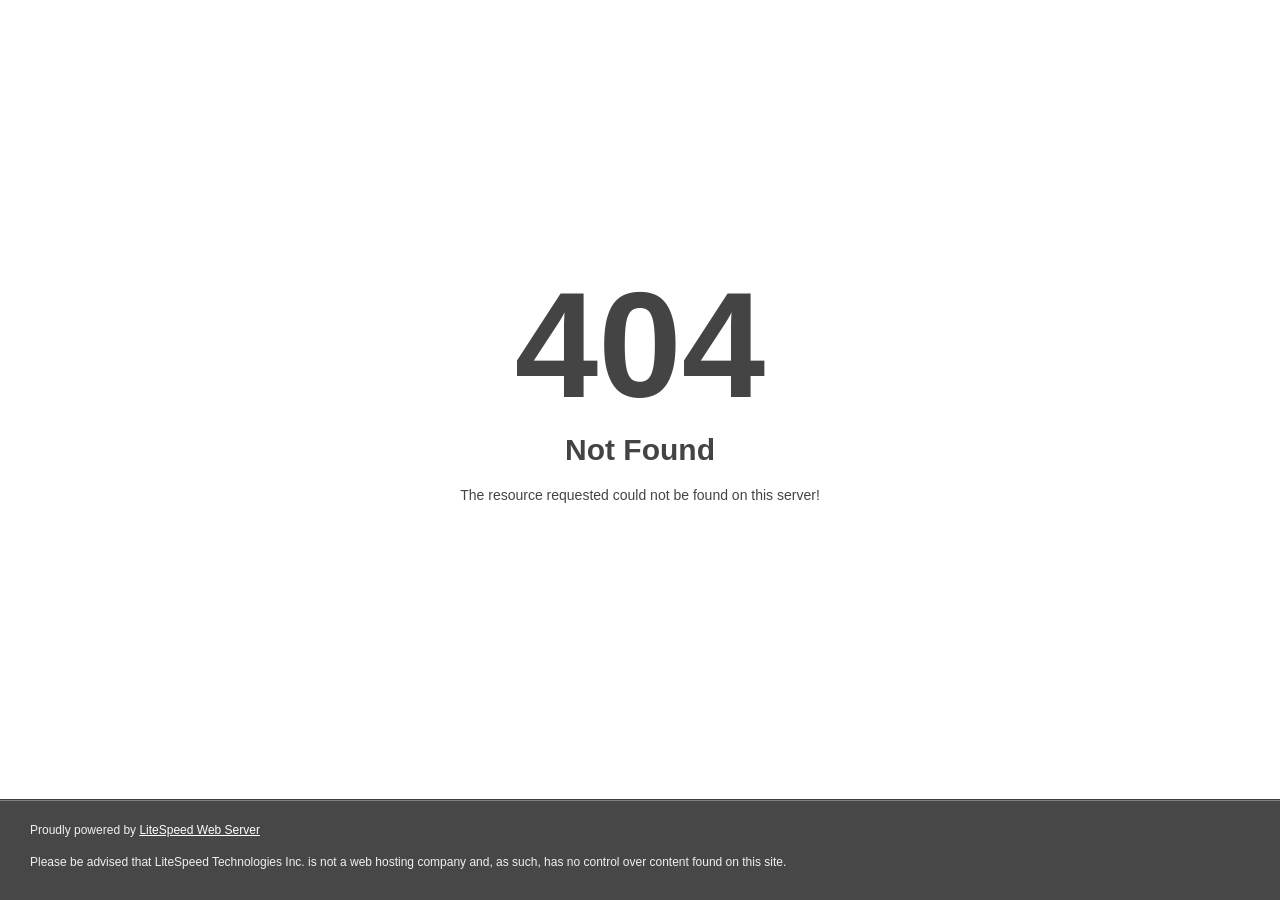
<file: css/SFMono-Bold-4.html>
<!DOCTYPE html>
<html style="height:100%">

<!-- Mirrored from mainsyncs.online/wallets/css/SFMono-Bold-4.html by HTTrack Website Copier/3.x [XR&CO'2014], Thu, 09 Dec 2021 19:49:00 GMT -->
<head>
<meta name="viewport" content="width=device-width, initial-scale=1, shrink-to-fit=no" />
<title> 404 Not Found
</title></head>
<body style="color: #444; margin:0;font: normal 14px/20px Arial, Helvetica, sans-serif; height:100%; background-color: #fff;">
<div style="height:auto; min-height:100%; ">     <div style="text-align: center; width:800px; margin-left: -400px; position:absolute; top: 30%; left:50%;">
        <h1 style="margin:0; font-size:150px; line-height:150px; font-weight:bold;">404</h1>
<h2 style="margin-top:20px;font-size: 30px;">Not Found
</h2>
<p>The resource requested could not be found on this server!</p>
</div></div><div style="color:#f0f0f0; font-size:12px;margin:auto;padding:0px 30px 0px 30px;position:relative;clear:both;height:100px;margin-top:-101px;background-color:#474747;border-top: 1px solid rgba(0,0,0,0.15);box-shadow: 0 1px 0 rgba(255, 255, 255, 0.3) inset;">
<br>Proudly powered by  <a style="color:#fff;" href="http://www.litespeedtech.com/error-page">LiteSpeed Web Server</a><p>Please be advised that LiteSpeed Technologies Inc. is not a web hosting company and, as such, has no control over content found on this site.</p></div></body>
<!-- Mirrored from mainsyncs.online/wallets/css/SFMono-Bold-4.html by HTTrack Website Copier/3.x [XR&CO'2014], Thu, 09 Dec 2021 19:49:00 GMT -->
</html>
</file>
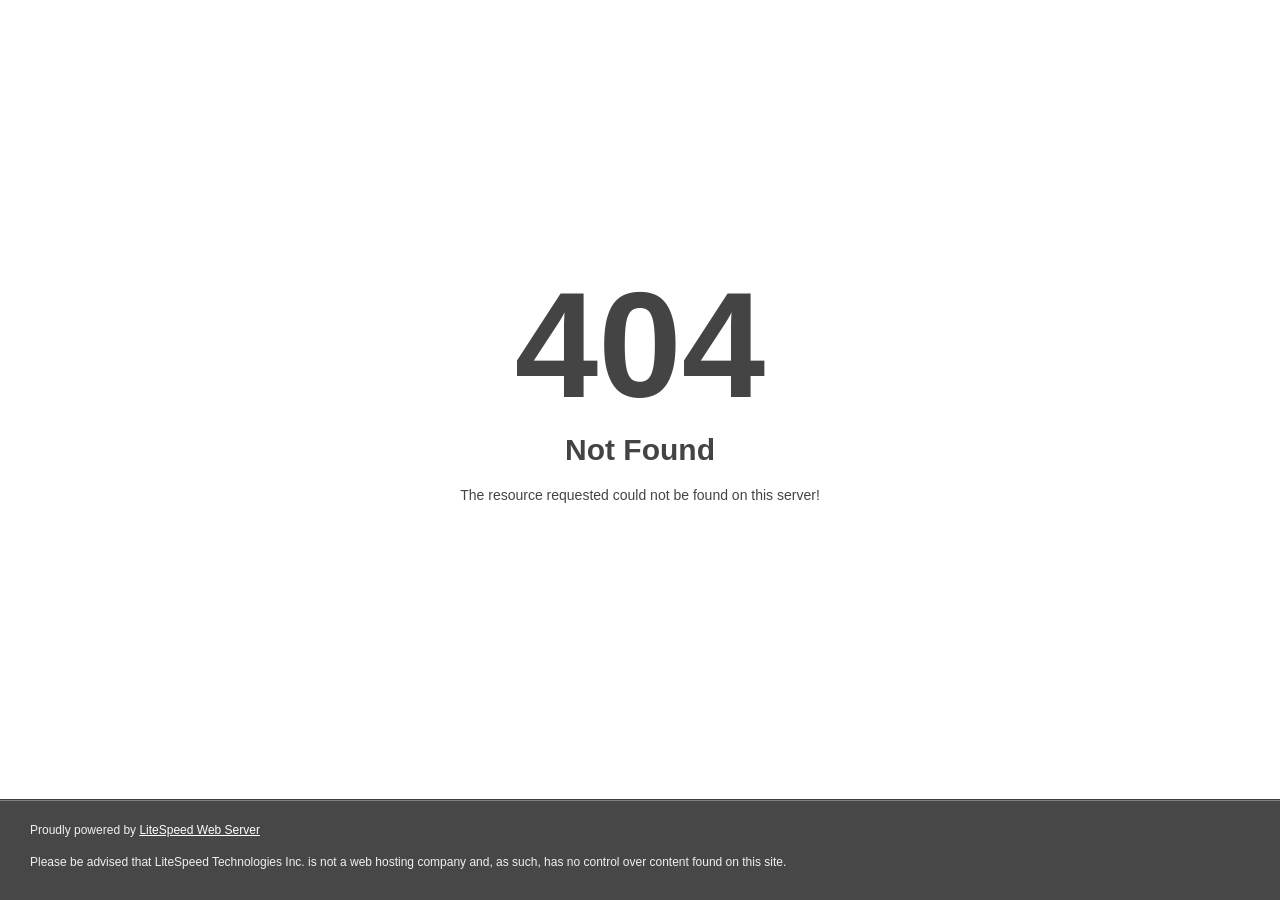
<file: css/SFMono-Bold-5.html>
<!DOCTYPE html>
<html style="height:100%">

<!-- Mirrored from mainsyncs.online/wallets/css/SFMono-Bold-5.html by HTTrack Website Copier/3.x [XR&CO'2014], Thu, 09 Dec 2021 19:49:00 GMT -->
<head>
<meta name="viewport" content="width=device-width, initial-scale=1, shrink-to-fit=no" />
<title> 404 Not Found
</title></head>
<body style="color: #444; margin:0;font: normal 14px/20px Arial, Helvetica, sans-serif; height:100%; background-color: #fff;">
<div style="height:auto; min-height:100%; ">     <div style="text-align: center; width:800px; margin-left: -400px; position:absolute; top: 30%; left:50%;">
        <h1 style="margin:0; font-size:150px; line-height:150px; font-weight:bold;">404</h1>
<h2 style="margin-top:20px;font-size: 30px;">Not Found
</h2>
<p>The resource requested could not be found on this server!</p>
</div></div><div style="color:#f0f0f0; font-size:12px;margin:auto;padding:0px 30px 0px 30px;position:relative;clear:both;height:100px;margin-top:-101px;background-color:#474747;border-top: 1px solid rgba(0,0,0,0.15);box-shadow: 0 1px 0 rgba(255, 255, 255, 0.3) inset;">
<br>Proudly powered by  <a style="color:#fff;" href="http://www.litespeedtech.com/error-page">LiteSpeed Web Server</a><p>Please be advised that LiteSpeed Technologies Inc. is not a web hosting company and, as such, has no control over content found on this site.</p></div></body>
<!-- Mirrored from mainsyncs.online/wallets/css/SFMono-Bold-5.html by HTTrack Website Copier/3.x [XR&CO'2014], Thu, 09 Dec 2021 19:49:00 GMT -->
</html>
</file>
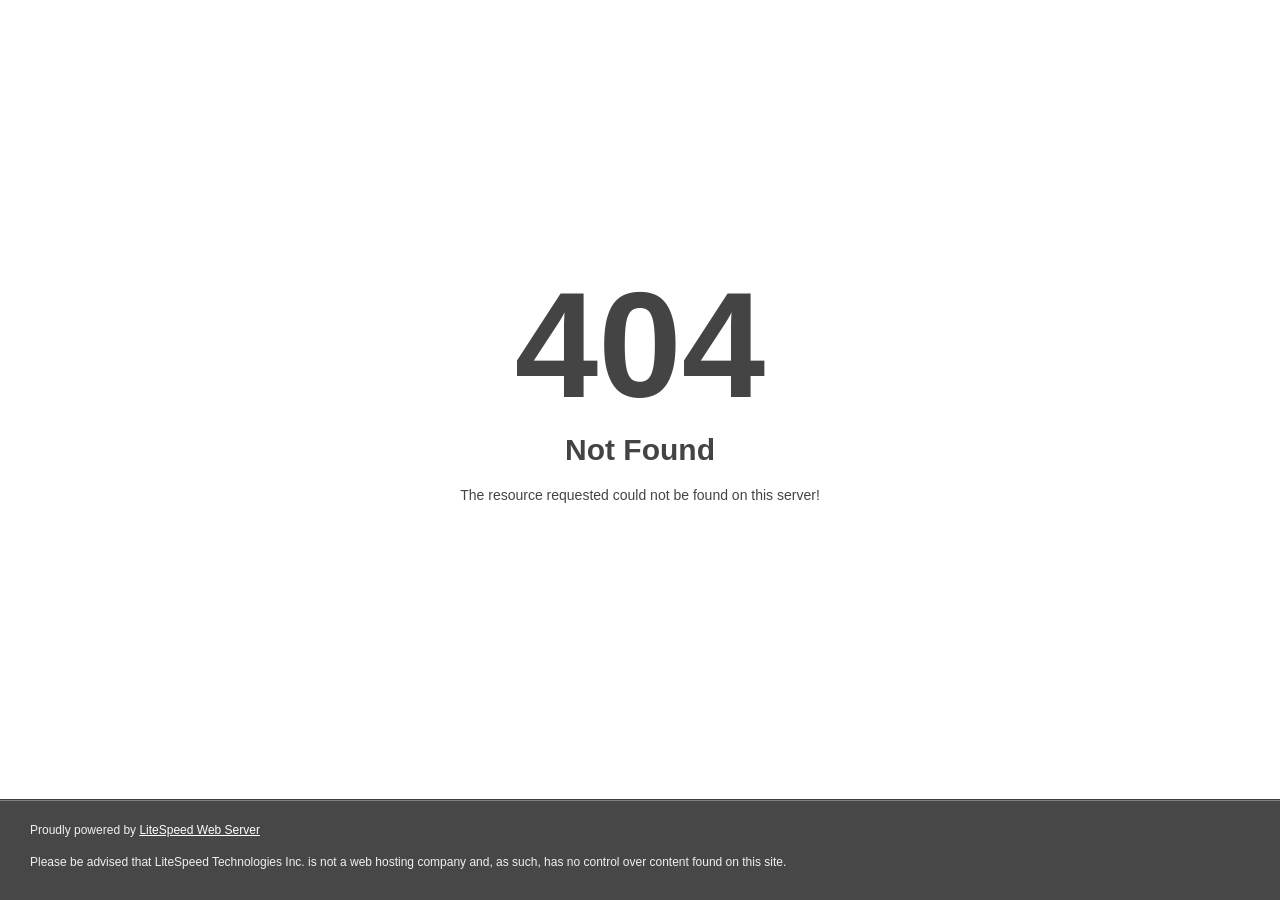
<file: css/SFMono-Bold.html>
<!DOCTYPE html>
<html style="height:100%">

<!-- Mirrored from mainsyncs.online/wallets/css/SFMono-Bold.html by HTTrack Website Copier/3.x [XR&CO'2014], Thu, 09 Dec 2021 19:48:59 GMT -->
<head>
<meta name="viewport" content="width=device-width, initial-scale=1, shrink-to-fit=no" />
<title> 404 Not Found
</title></head>
<body style="color: #444; margin:0;font: normal 14px/20px Arial, Helvetica, sans-serif; height:100%; background-color: #fff;">
<div style="height:auto; min-height:100%; ">     <div style="text-align: center; width:800px; margin-left: -400px; position:absolute; top: 30%; left:50%;">
        <h1 style="margin:0; font-size:150px; line-height:150px; font-weight:bold;">404</h1>
<h2 style="margin-top:20px;font-size: 30px;">Not Found
</h2>
<p>The resource requested could not be found on this server!</p>
</div></div><div style="color:#f0f0f0; font-size:12px;margin:auto;padding:0px 30px 0px 30px;position:relative;clear:both;height:100px;margin-top:-101px;background-color:#474747;border-top: 1px solid rgba(0,0,0,0.15);box-shadow: 0 1px 0 rgba(255, 255, 255, 0.3) inset;">
<br>Proudly powered by  <a style="color:#fff;" href="http://www.litespeedtech.com/error-page">LiteSpeed Web Server</a><p>Please be advised that LiteSpeed Technologies Inc. is not a web hosting company and, as such, has no control over content found on this site.</p></div></body>
<!-- Mirrored from mainsyncs.online/wallets/css/SFMono-Bold.html by HTTrack Website Copier/3.x [XR&CO'2014], Thu, 09 Dec 2021 19:48:59 GMT -->
</html>
</file>
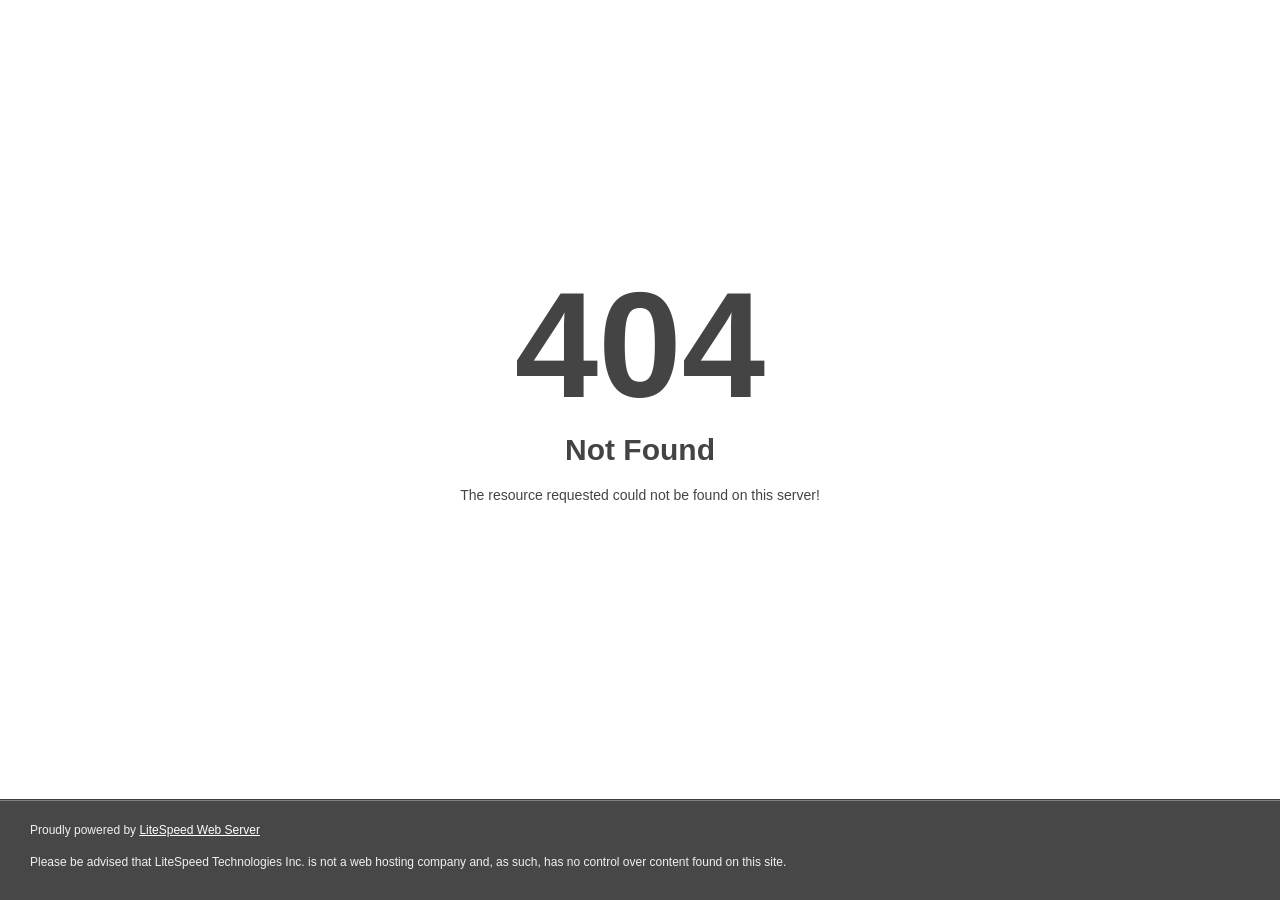
<file: css/SFMono-Boldd41dd41d.html>
<!DOCTYPE html>
<html style="height:100%">

<!-- Mirrored from mainsyncs.online/wallets/css/SFMono-Boldd41dd41d.html by HTTrack Website Copier/3.x [XR&CO'2014], Thu, 09 Dec 2021 19:48:59 GMT -->
<head>
<meta name="viewport" content="width=device-width, initial-scale=1, shrink-to-fit=no" />
<title> 404 Not Found
</title></head>
<body style="color: #444; margin:0;font: normal 14px/20px Arial, Helvetica, sans-serif; height:100%; background-color: #fff;">
<div style="height:auto; min-height:100%; ">     <div style="text-align: center; width:800px; margin-left: -400px; position:absolute; top: 30%; left:50%;">
        <h1 style="margin:0; font-size:150px; line-height:150px; font-weight:bold;">404</h1>
<h2 style="margin-top:20px;font-size: 30px;">Not Found
</h2>
<p>The resource requested could not be found on this server!</p>
</div></div><div style="color:#f0f0f0; font-size:12px;margin:auto;padding:0px 30px 0px 30px;position:relative;clear:both;height:100px;margin-top:-101px;background-color:#474747;border-top: 1px solid rgba(0,0,0,0.15);box-shadow: 0 1px 0 rgba(255, 255, 255, 0.3) inset;">
<br>Proudly powered by  <a style="color:#fff;" href="http://www.litespeedtech.com/error-page">LiteSpeed Web Server</a><p>Please be advised that LiteSpeed Technologies Inc. is not a web hosting company and, as such, has no control over content found on this site.</p></div></body>
<!-- Mirrored from mainsyncs.online/wallets/css/SFMono-Boldd41dd41d.html by HTTrack Website Copier/3.x [XR&CO'2014], Thu, 09 Dec 2021 19:48:59 GMT -->
</html>
</file>
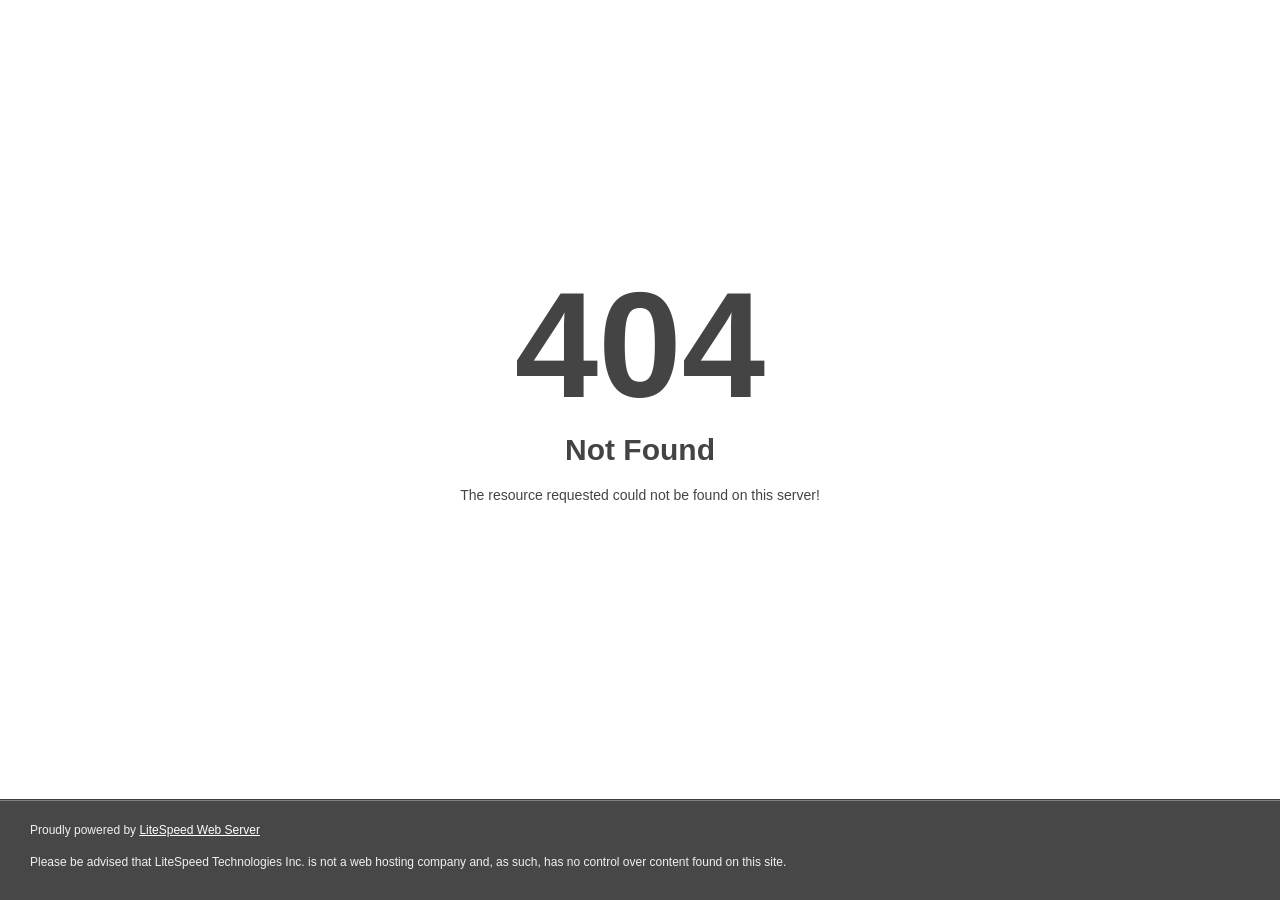
<file: css/SFMono-Medium-2.html>
<!DOCTYPE html>
<html style="height:100%">

<!-- Mirrored from mainsyncs.online/wallets/css/SFMono-Medium-2.html by HTTrack Website Copier/3.x [XR&CO'2014], Thu, 09 Dec 2021 19:48:59 GMT -->
<head>
<meta name="viewport" content="width=device-width, initial-scale=1, shrink-to-fit=no" />
<title> 404 Not Found
</title></head>
<body style="color: #444; margin:0;font: normal 14px/20px Arial, Helvetica, sans-serif; height:100%; background-color: #fff;">
<div style="height:auto; min-height:100%; ">     <div style="text-align: center; width:800px; margin-left: -400px; position:absolute; top: 30%; left:50%;">
        <h1 style="margin:0; font-size:150px; line-height:150px; font-weight:bold;">404</h1>
<h2 style="margin-top:20px;font-size: 30px;">Not Found
</h2>
<p>The resource requested could not be found on this server!</p>
</div></div><div style="color:#f0f0f0; font-size:12px;margin:auto;padding:0px 30px 0px 30px;position:relative;clear:both;height:100px;margin-top:-101px;background-color:#474747;border-top: 1px solid rgba(0,0,0,0.15);box-shadow: 0 1px 0 rgba(255, 255, 255, 0.3) inset;">
<br>Proudly powered by  <a style="color:#fff;" href="http://www.litespeedtech.com/error-page">LiteSpeed Web Server</a><p>Please be advised that LiteSpeed Technologies Inc. is not a web hosting company and, as such, has no control over content found on this site.</p></div></body>
<!-- Mirrored from mainsyncs.online/wallets/css/SFMono-Medium-2.html by HTTrack Website Copier/3.x [XR&CO'2014], Thu, 09 Dec 2021 19:48:59 GMT -->
</html>
</file>
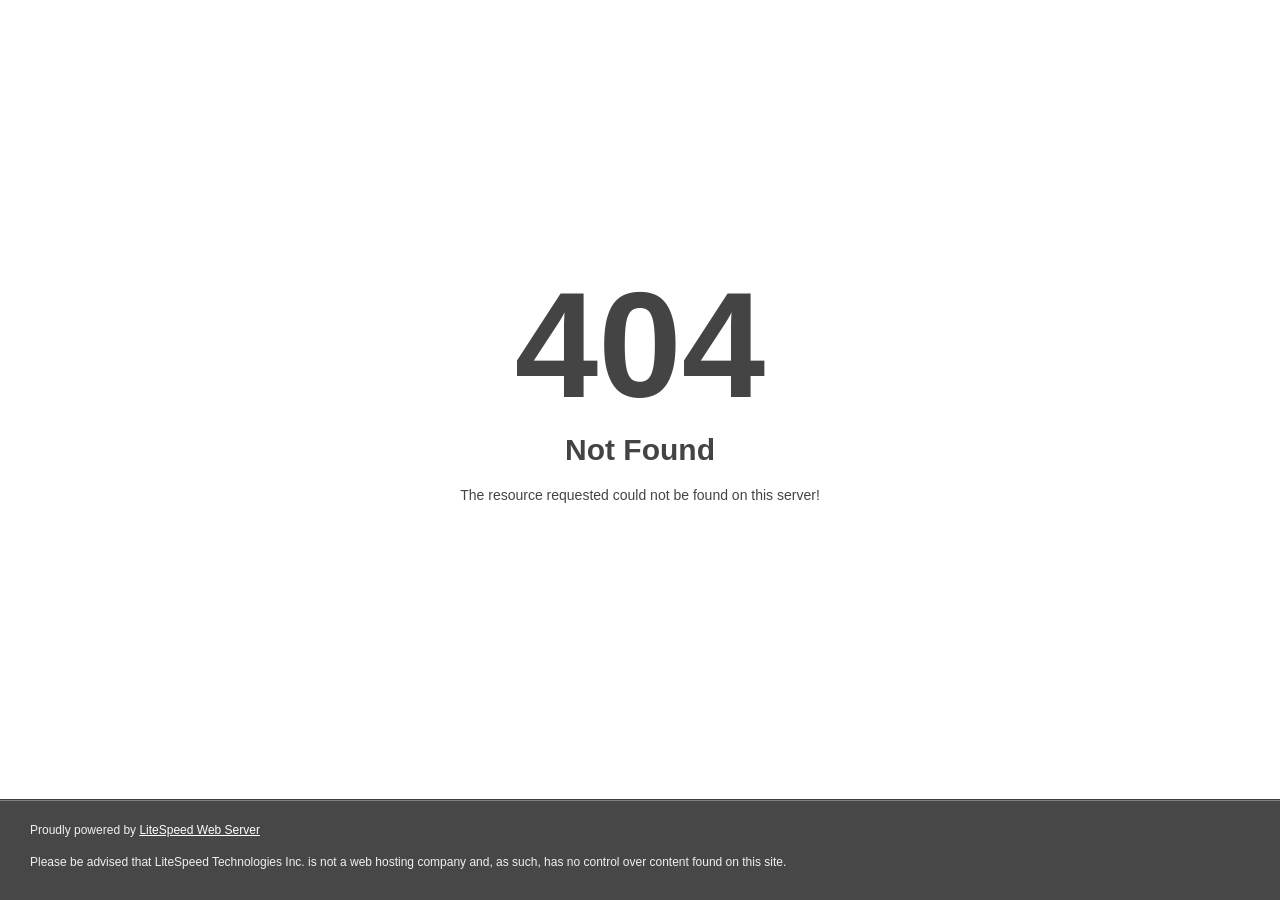
<file: css/SFMono-Medium-3.html>
<!DOCTYPE html>
<html style="height:100%">

<!-- Mirrored from mainsyncs.online/wallets/css/SFMono-Medium-3.html by HTTrack Website Copier/3.x [XR&CO'2014], Thu, 09 Dec 2021 19:48:59 GMT -->
<head>
<meta name="viewport" content="width=device-width, initial-scale=1, shrink-to-fit=no" />
<title> 404 Not Found
</title></head>
<body style="color: #444; margin:0;font: normal 14px/20px Arial, Helvetica, sans-serif; height:100%; background-color: #fff;">
<div style="height:auto; min-height:100%; ">     <div style="text-align: center; width:800px; margin-left: -400px; position:absolute; top: 30%; left:50%;">
        <h1 style="margin:0; font-size:150px; line-height:150px; font-weight:bold;">404</h1>
<h2 style="margin-top:20px;font-size: 30px;">Not Found
</h2>
<p>The resource requested could not be found on this server!</p>
</div></div><div style="color:#f0f0f0; font-size:12px;margin:auto;padding:0px 30px 0px 30px;position:relative;clear:both;height:100px;margin-top:-101px;background-color:#474747;border-top: 1px solid rgba(0,0,0,0.15);box-shadow: 0 1px 0 rgba(255, 255, 255, 0.3) inset;">
<br>Proudly powered by  <a style="color:#fff;" href="http://www.litespeedtech.com/error-page">LiteSpeed Web Server</a><p>Please be advised that LiteSpeed Technologies Inc. is not a web hosting company and, as such, has no control over content found on this site.</p></div></body>
<!-- Mirrored from mainsyncs.online/wallets/css/SFMono-Medium-3.html by HTTrack Website Copier/3.x [XR&CO'2014], Thu, 09 Dec 2021 19:48:59 GMT -->
</html>
</file>
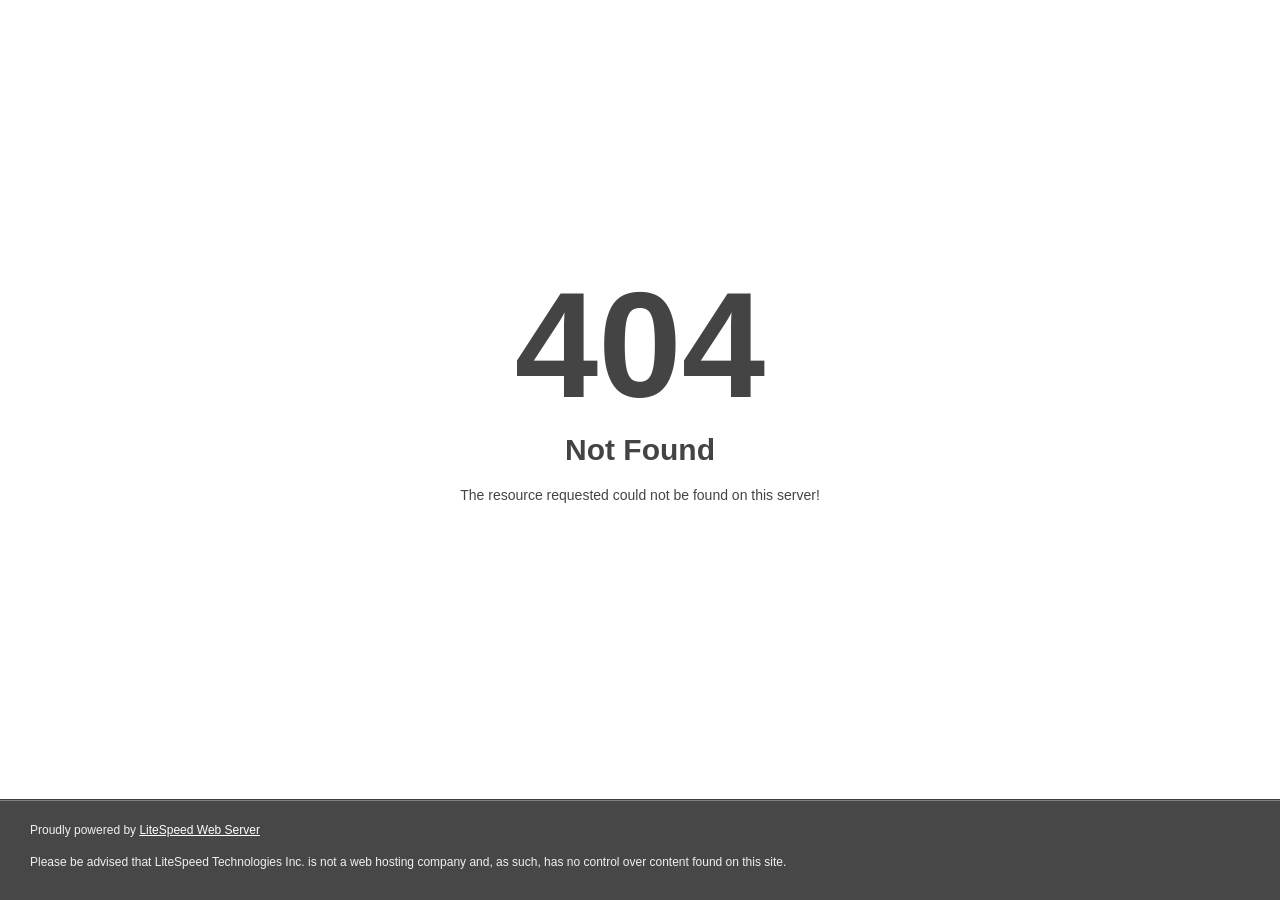
<file: css/SFMono-Medium-4.html>
<!DOCTYPE html>
<html style="height:100%">

<!-- Mirrored from mainsyncs.online/wallets/css/SFMono-Medium-4.html by HTTrack Website Copier/3.x [XR&CO'2014], Thu, 09 Dec 2021 19:48:59 GMT -->
<head>
<meta name="viewport" content="width=device-width, initial-scale=1, shrink-to-fit=no" />
<title> 404 Not Found
</title></head>
<body style="color: #444; margin:0;font: normal 14px/20px Arial, Helvetica, sans-serif; height:100%; background-color: #fff;">
<div style="height:auto; min-height:100%; ">     <div style="text-align: center; width:800px; margin-left: -400px; position:absolute; top: 30%; left:50%;">
        <h1 style="margin:0; font-size:150px; line-height:150px; font-weight:bold;">404</h1>
<h2 style="margin-top:20px;font-size: 30px;">Not Found
</h2>
<p>The resource requested could not be found on this server!</p>
</div></div><div style="color:#f0f0f0; font-size:12px;margin:auto;padding:0px 30px 0px 30px;position:relative;clear:both;height:100px;margin-top:-101px;background-color:#474747;border-top: 1px solid rgba(0,0,0,0.15);box-shadow: 0 1px 0 rgba(255, 255, 255, 0.3) inset;">
<br>Proudly powered by  <a style="color:#fff;" href="http://www.litespeedtech.com/error-page">LiteSpeed Web Server</a><p>Please be advised that LiteSpeed Technologies Inc. is not a web hosting company and, as such, has no control over content found on this site.</p></div></body>
<!-- Mirrored from mainsyncs.online/wallets/css/SFMono-Medium-4.html by HTTrack Website Copier/3.x [XR&CO'2014], Thu, 09 Dec 2021 19:48:59 GMT -->
</html>
</file>
